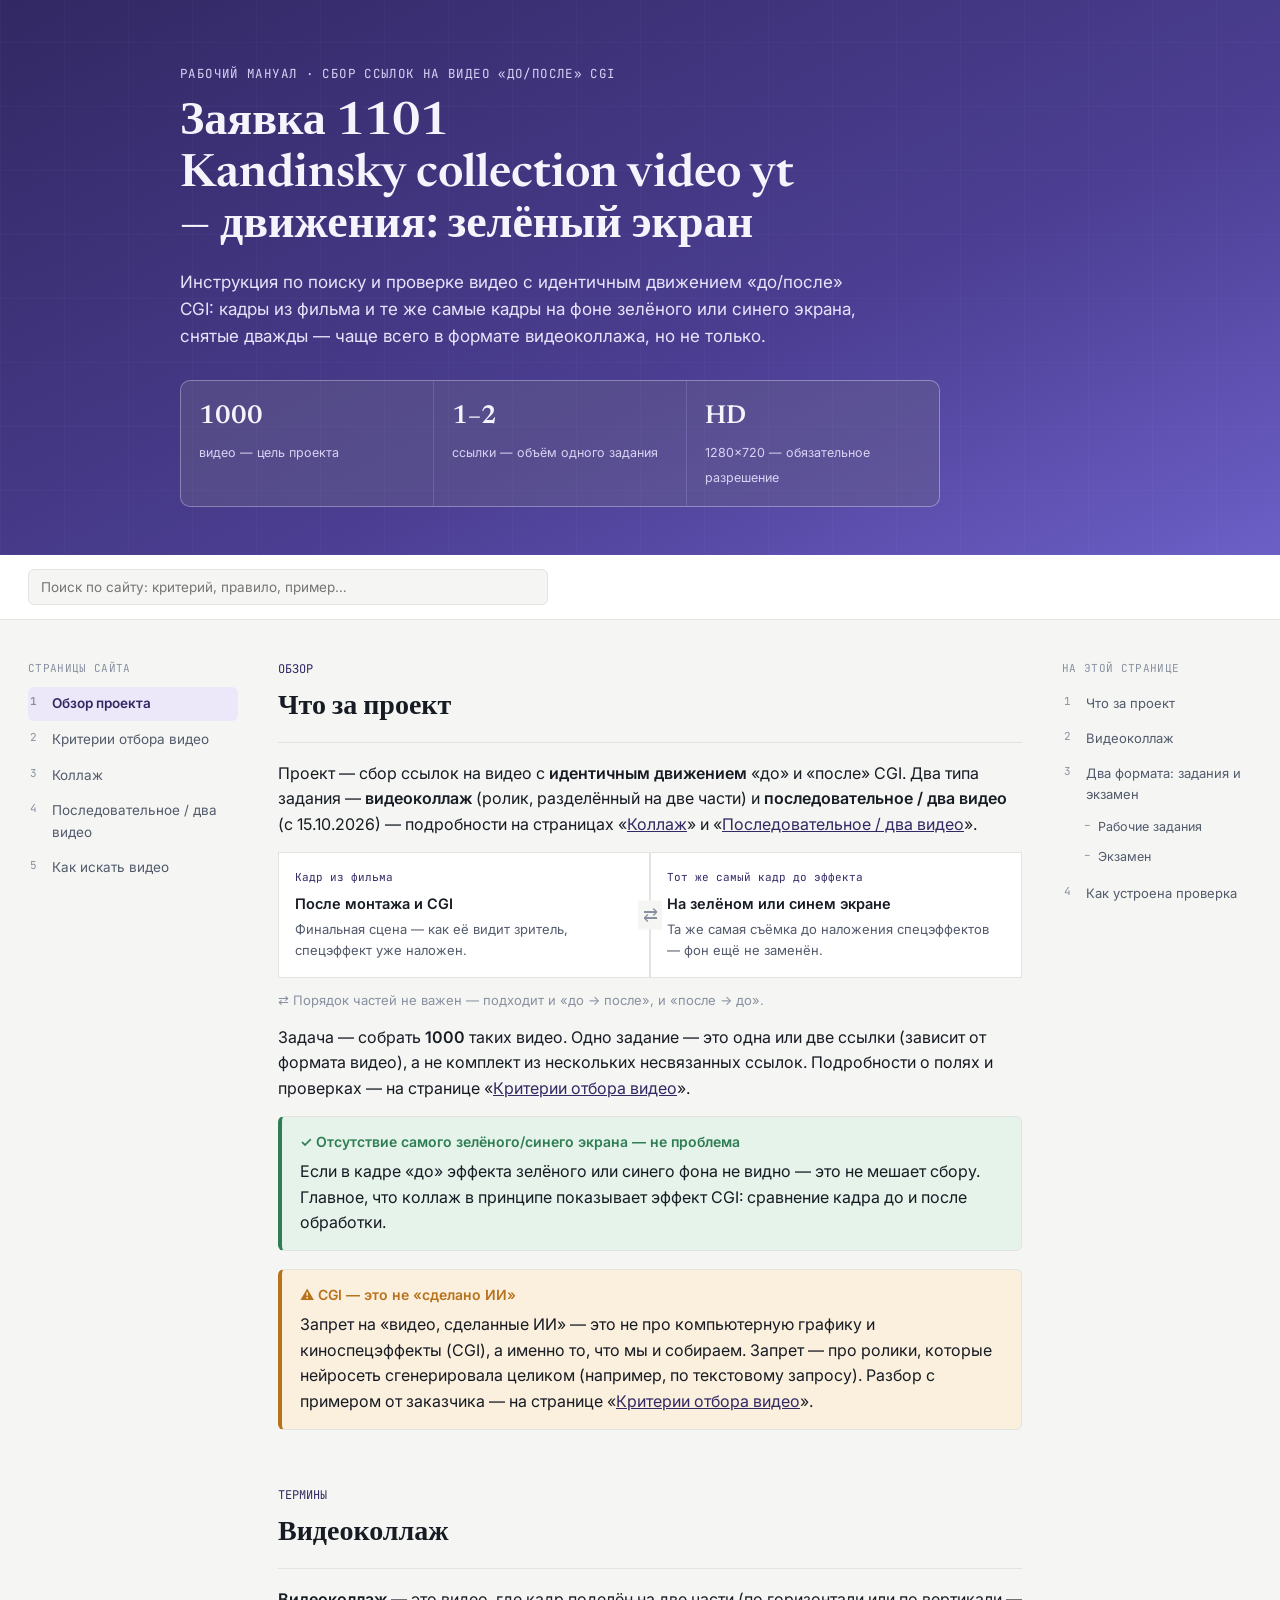
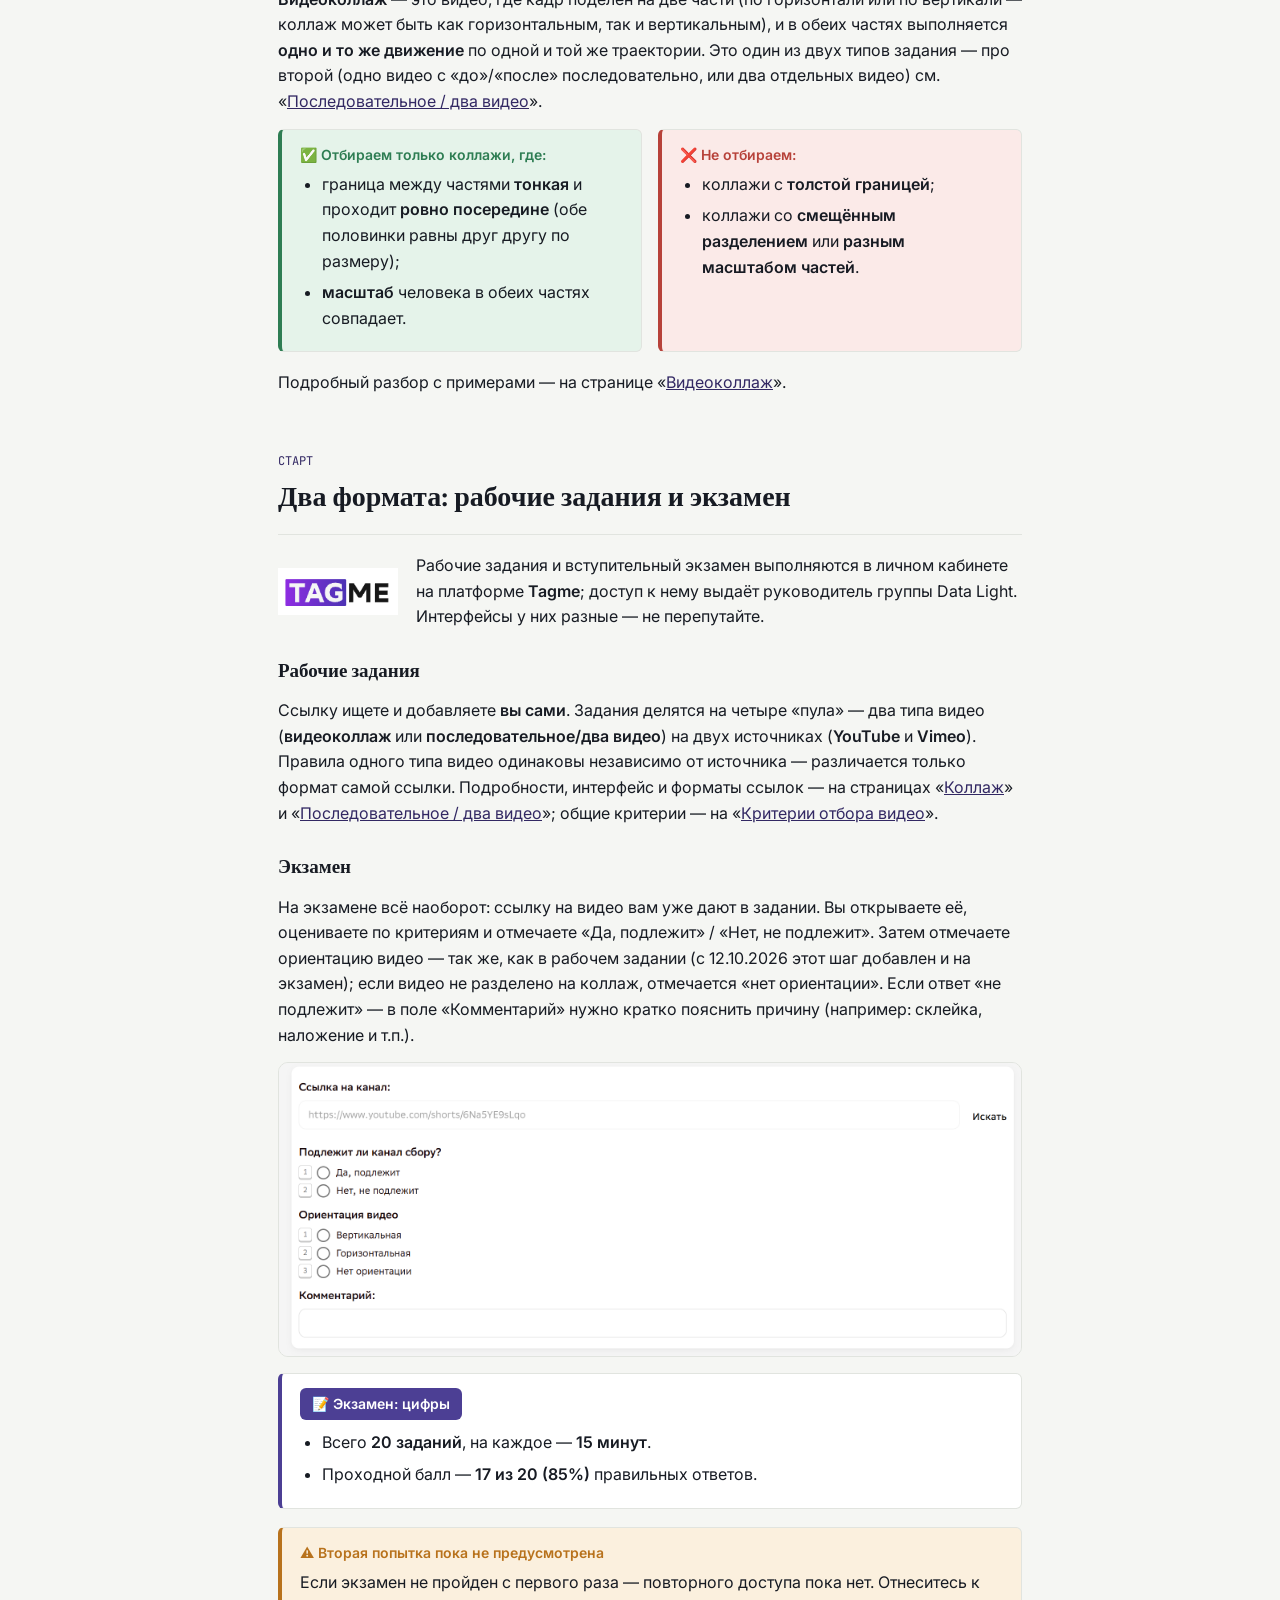
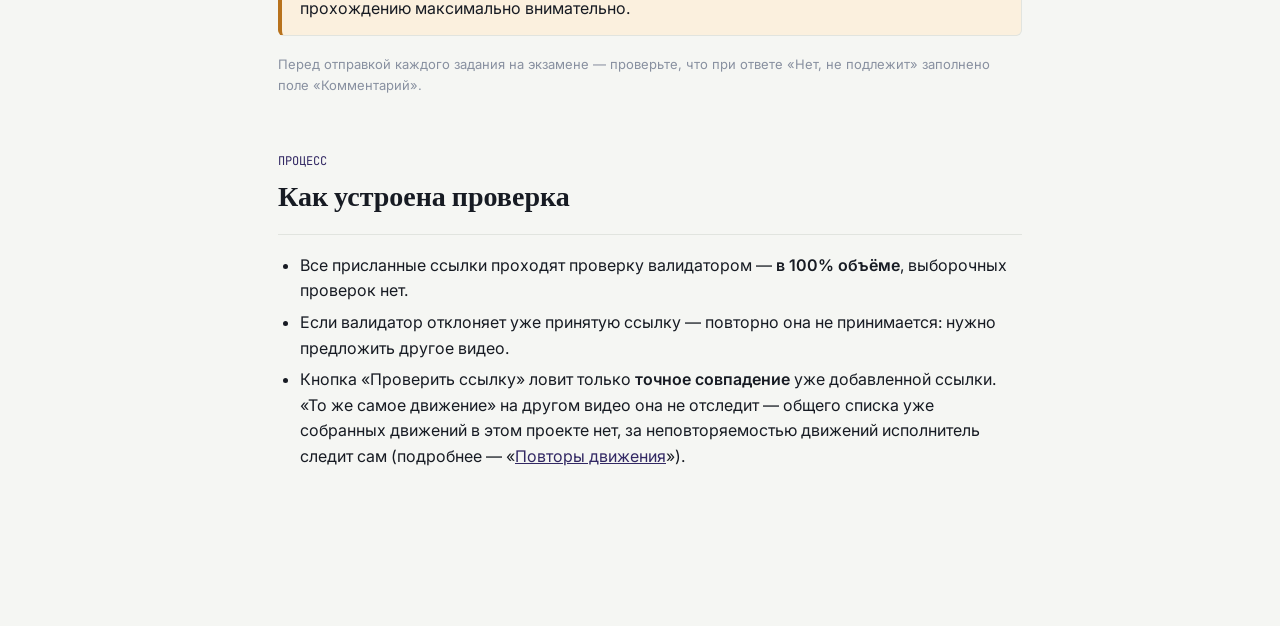
<file: site/index.html>
<!DOCTYPE html>
<html lang="ru">
<head>
<meta charset="UTF-8">
<meta http-equiv="refresh" content="0; url=overview.html">
<link rel="canonical" href="overview.html">
<title>Заявка 1101 · Kandinsky — движения: зелёный экран</title>
</head>
<body>
<p>Переход на <a href="overview.html">страницу «Обзор проекта»</a>…</p>
</body>
</html>
</file>
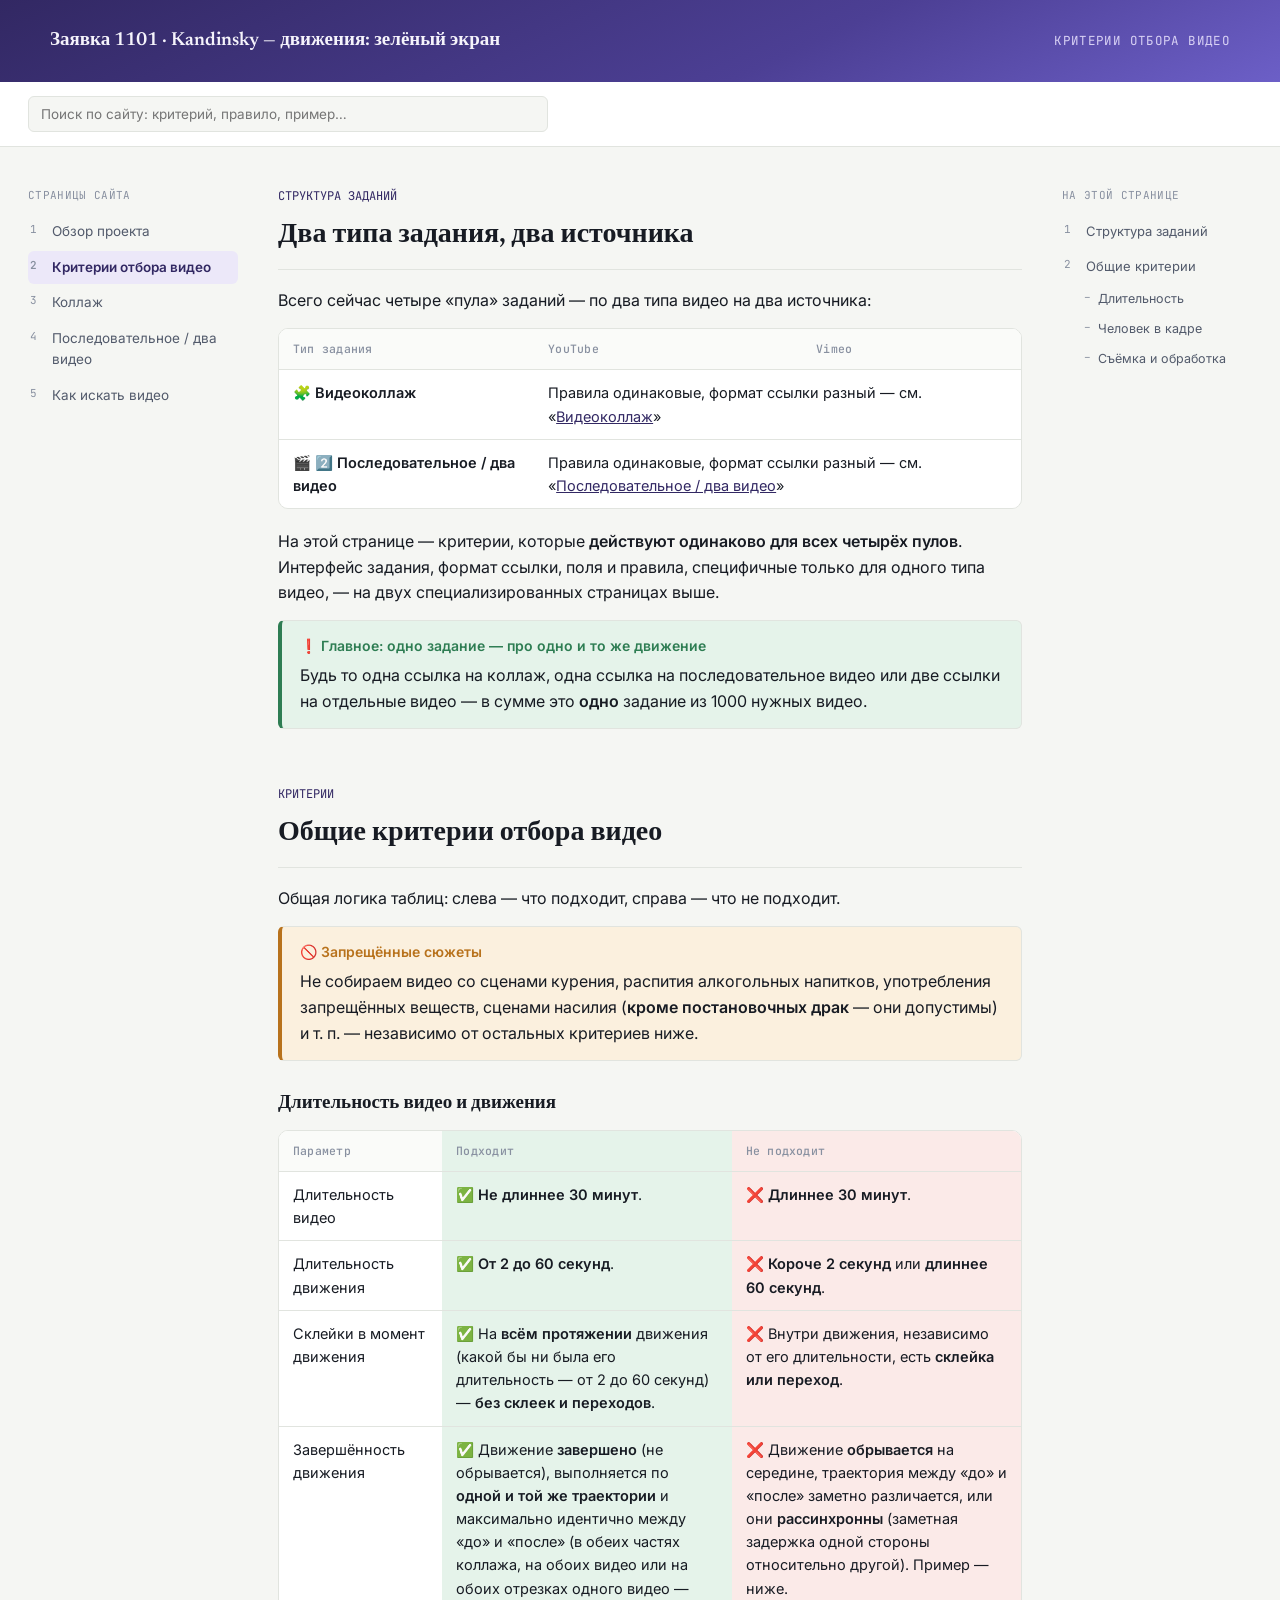
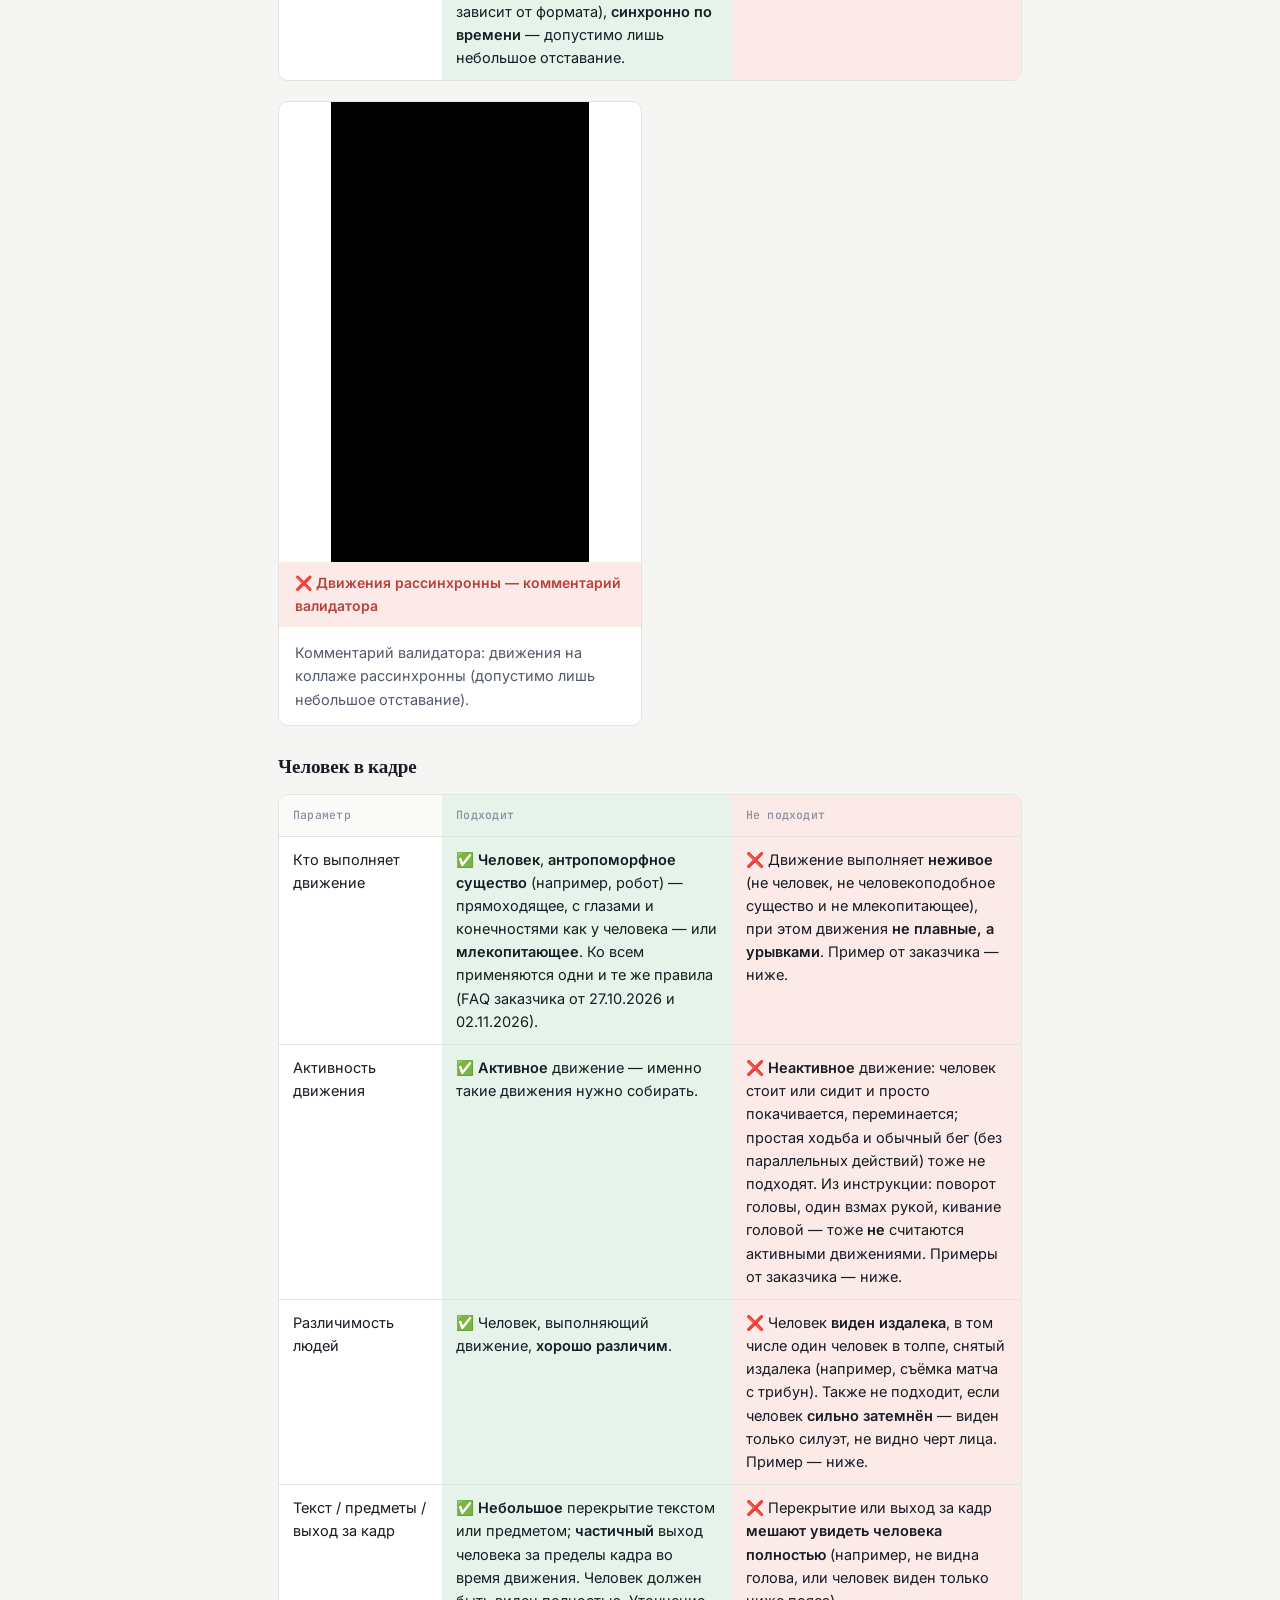
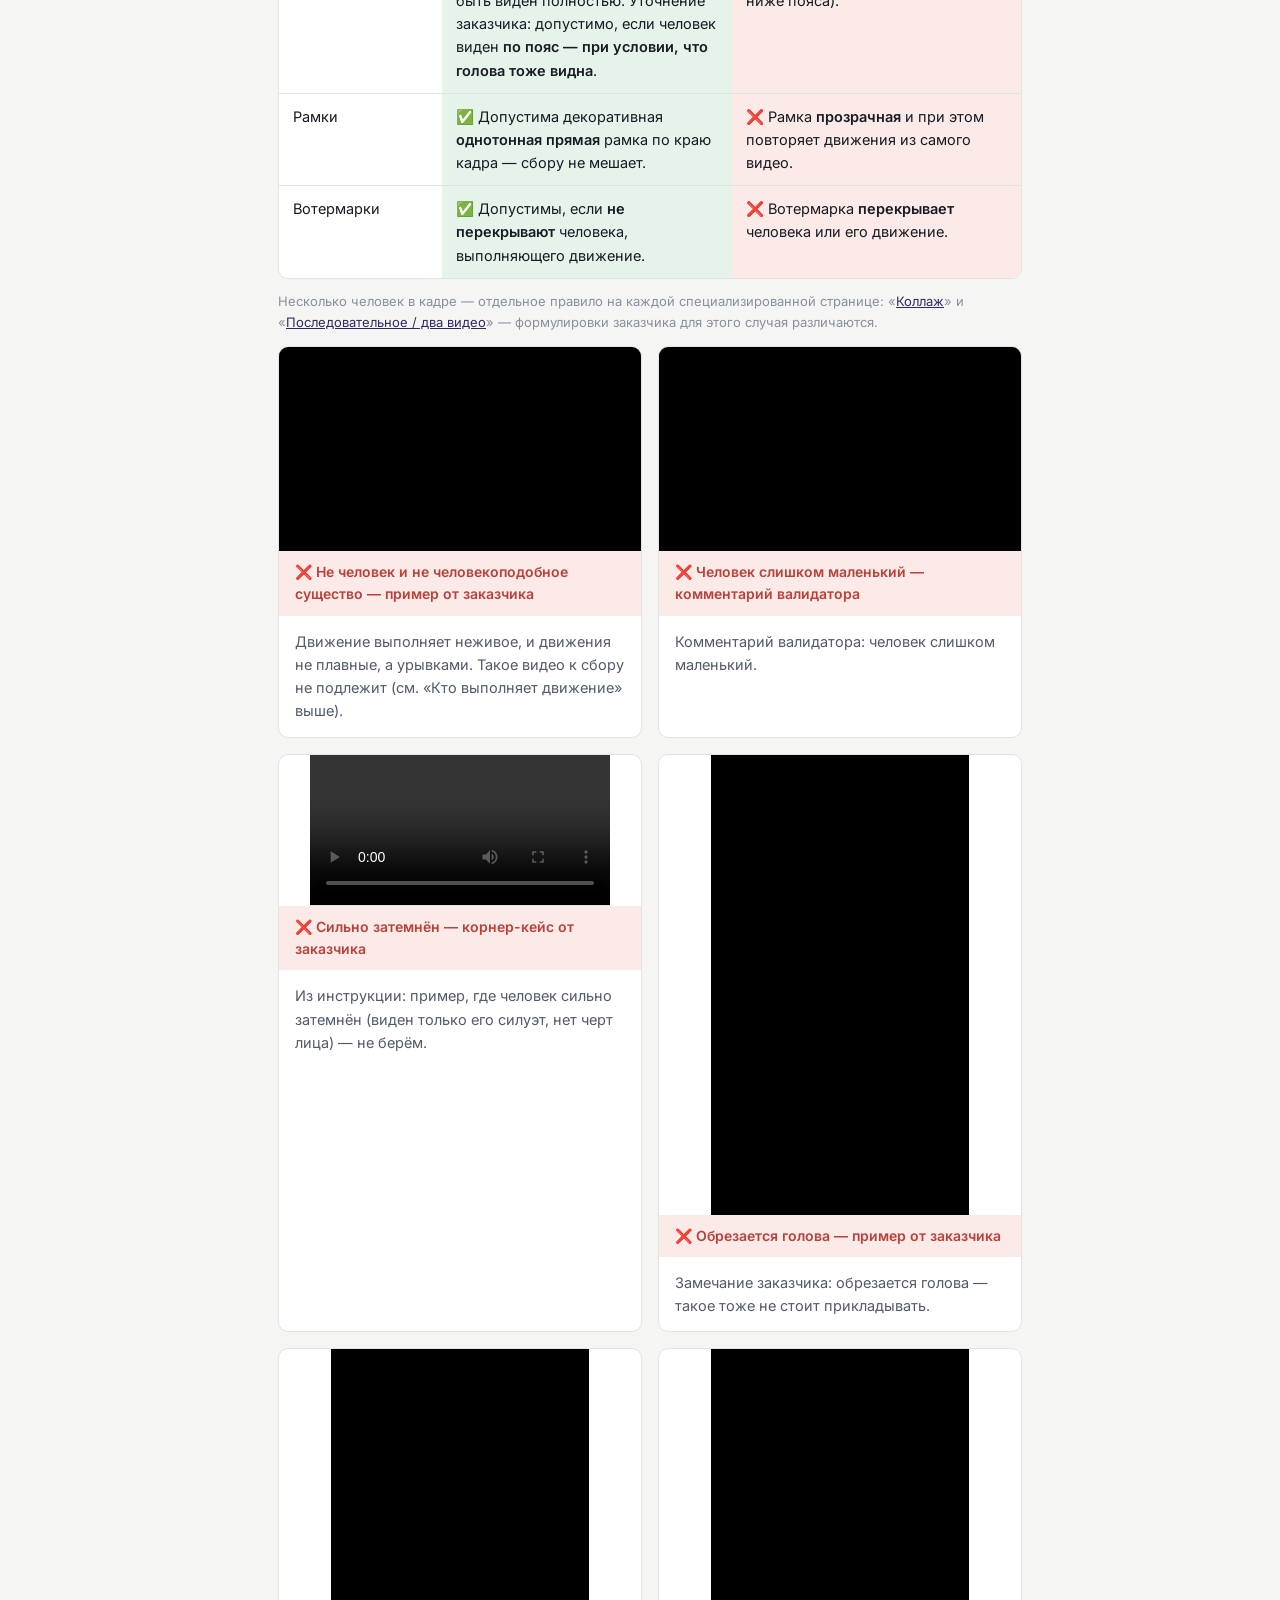
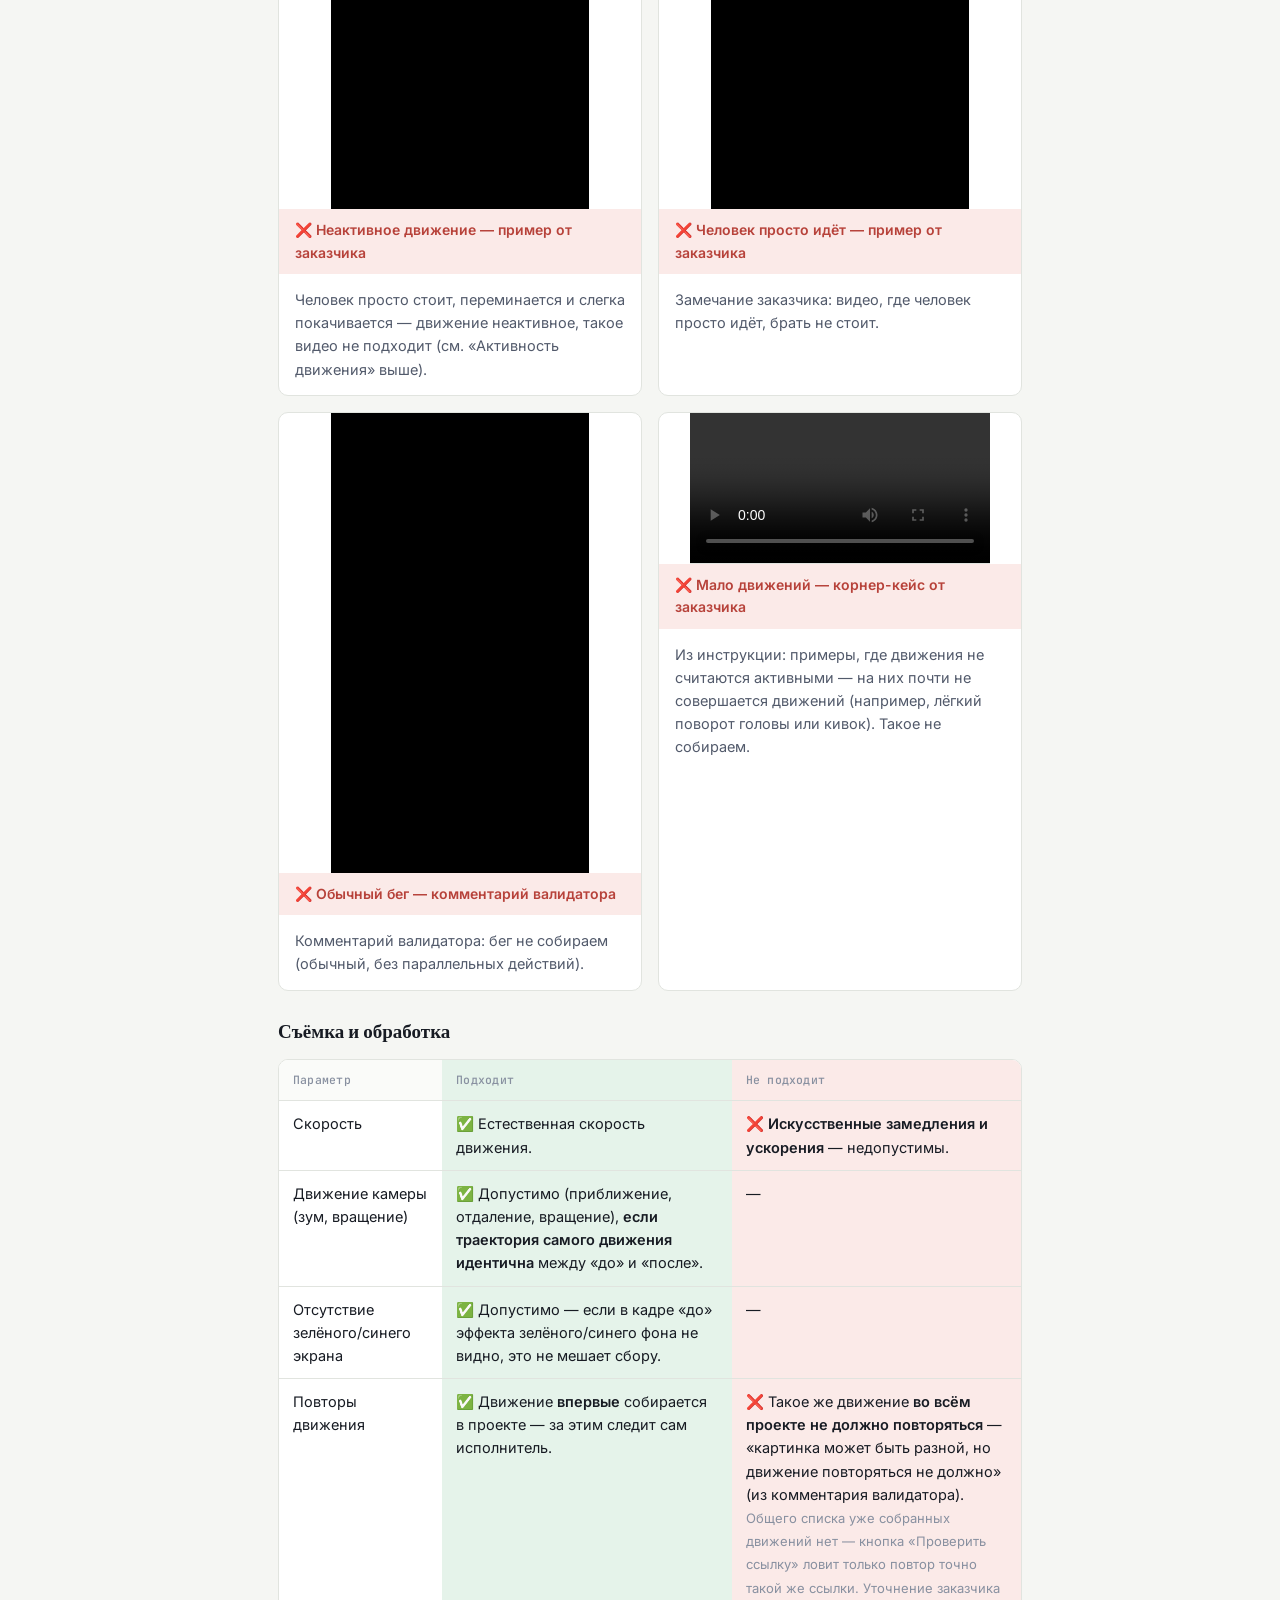
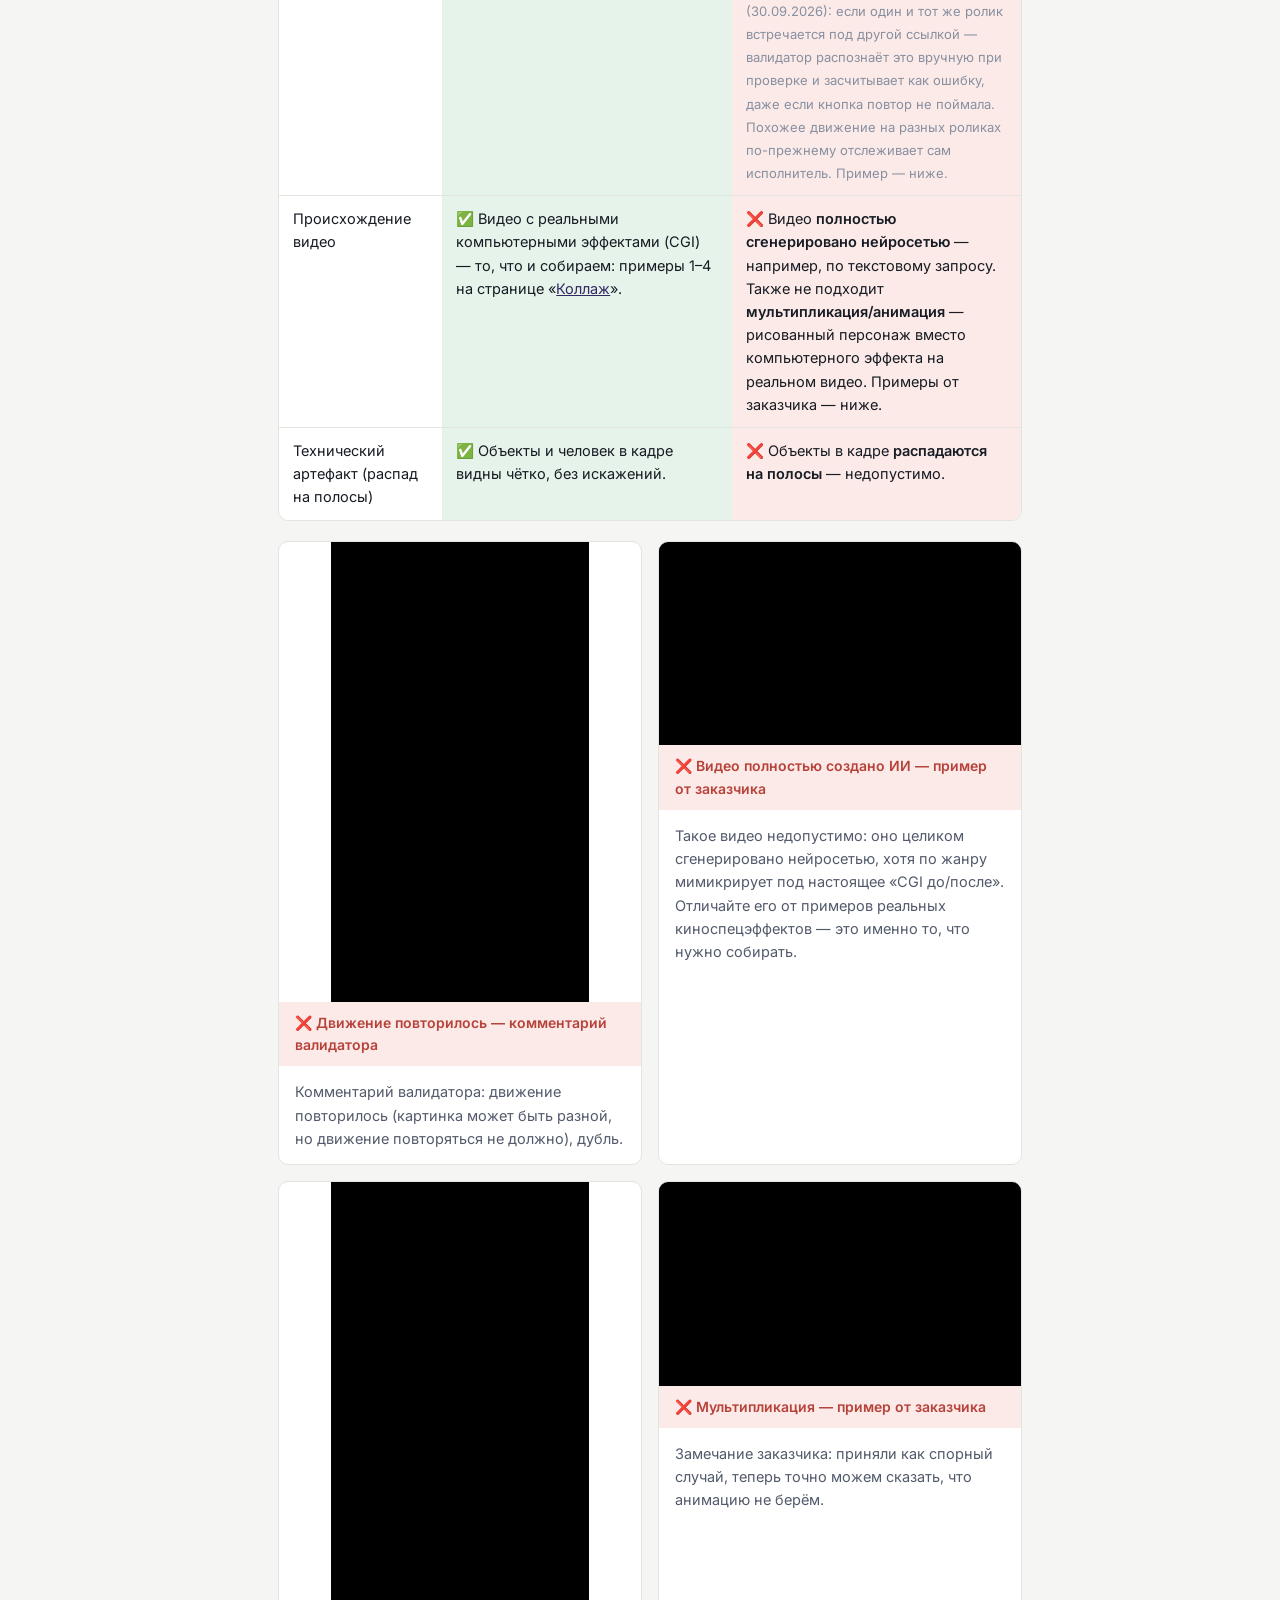
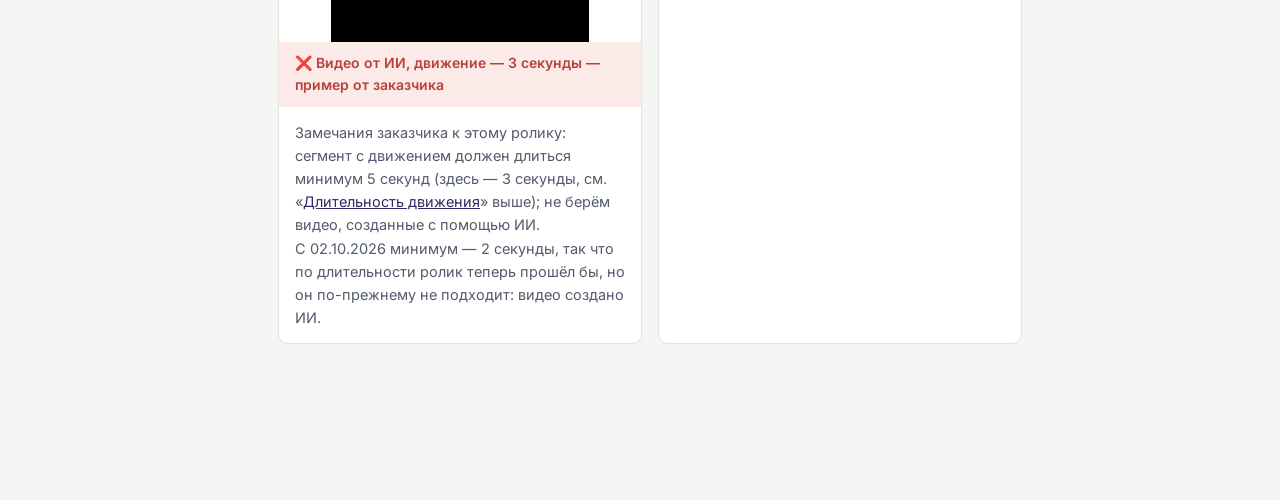
<file: site/criteria.html>
<!DOCTYPE html>
<html lang="ru">
<head>
<meta charset="UTF-8">
<meta name="viewport" content="width=device-width, initial-scale=1.0">
<title>Критерии отбора видео · Заявка 1101</title>
<link rel="preconnect" href="https://fonts.googleapis.com">
<link href="https://fonts.googleapis.com/css2?family=Newsreader:ital,opsz,wght@0,6..72,400;0,6..72,500;0,6..72,600;0,6..72,700;1,6..72,500&family=Inter:wght@400;500;600;700&family=JetBrains+Mono:wght@500&display=swap" rel="stylesheet">
<link rel="stylesheet" href="assets/style.css">
</head>
<body>

<header class="page-header">
  <div class="page-header-inner">
    <a class="brand" href="overview.html">Заявка 1101 · Kandinsky — движения: зелёный экран</a>
    <span class="page-title">КРИТЕРИИ ОТБОРА ВИДЕО</span>
  </div>
</header>

<div class="search-bar">
  <div class="search-bar-inner">
    <input type="search" id="site-search-input" class="search-input" placeholder="Поиск по сайту: критерий, правило, пример…" autocomplete="off" aria-label="Поиск по сайту">
    <div id="site-search-results" class="search-results" role="listbox" hidden></div>
  </div>
</div>

<div class="layout">
  <nav class="toc site-nav" aria-label="Страницы сайта">
    <div class="toc-title">СТРАНИЦЫ САЙТА</div>
    <ol>
      <li><a href="overview.html">Обзор проекта</a></li>
      <li><a href="criteria.html" class="active">Критерии отбора видео</a></li>
      <li><a href="criteria-collage.html">Коллаж</a></li>
      <li><a href="criteria-sequential.html">Последовательное / два видео</a></li>
      <li><a href="search-tips.html">Как искать видео</a></li>
    </ol>
  </nav>

  <main>

    <section id="task-format">
      <p class="eyebrow">СТРУКТУРА ЗАДАНИЙ</p>
      <h2>Два типа задания, два источника</h2>
      <p>Всего сейчас четыре «пула» заданий — по два типа видео на два источника:</p>

      <div class="table-wrap" id="pools">
        <table>
          <thead><tr><th>Тип задания</th><th>YouTube</th><th>Vimeo</th></tr></thead>
          <tbody>
            <tr><td>🧩 <strong>Видеоколлаж</strong></td><td colspan="2">Правила одинаковые, формат ссылки разный — см. «<a href="criteria-collage.html">Видеоколлаж</a>»</td></tr>
            <tr><td>🎬 2️⃣ <strong>Последовательное / два видео</strong></td><td colspan="2">Правила одинаковые, формат ссылки разный — см. «<a href="criteria-sequential.html">Последовательное / два видео</a>»</td></tr>
          </tbody>
        </table>
      </div>

      <p>На этой странице — критерии, которые <strong>действуют одинаково для всех четырёх пулов</strong>. Интерфейс задания, формат ссылки, поля и правила, специфичные только для одного типа видео, — на двух специализированных страницах выше.</p>

      <div class="callout ok">
        <div class="callout-title">❗ Главное: одно задание — про одно и то же движение</div>
        <p style="margin-bottom:0;">Будь то одна ссылка на коллаж, одна ссылка на последовательное видео или две ссылки на отдельные видео — в сумме это <strong>одно</strong> задание из 1000 нужных видео.</p>
      </div>
    </section>

    <section id="criteria">
      <p class="eyebrow">КРИТЕРИИ</p>
      <h2>Общие критерии отбора видео</h2>
      <p>Общая логика таблиц: слева — что подходит, справа — что не подходит.</p>

      <div class="callout warn" id="crit-zapreshchennye-syuzhety">
        <div class="callout-title">🚫 Запрещённые сюжеты</div>
        <p style="margin-bottom:0;">Не собираем видео со сценами курения, распития алкогольных напитков, употребления запрещённых веществ, сценами насилия (<strong>кроме постановочных драк</strong> — они допустимы) и т. п. — независимо от остальных критериев ниже.</p>
      </div>

      <h3 id="crit-g-duration">Длительность видео и движения</h3>
      <div class="table-wrap fixed">
        <table>
          <colgroup><col style="width:22%"><col style="width:39%"><col style="width:39%"></colgroup>
          <thead><tr><th>Параметр</th><th class="za">Подходит</th><th class="protiv">Не подходит</th></tr></thead>
          <tbody>
            <tr id="crit-dlitelnost-video"><td>Длительность видео</td><td class="za">✅ <strong>Не длиннее 30 минут</strong>.</td><td class="protiv">❌ <strong>Длиннее 30 минут</strong>.</td></tr>
            <tr id="crit-dlitelnost-dvizheniya"><td>Длительность движения</td><td class="za">✅ <strong>От 2 до 60 секунд</strong>.</td><td class="protiv">❌ <strong>Короче 2 секунд</strong> или <strong>длиннее 60 секунд</strong>.</td></tr>
            <tr id="crit-skleyki"><td>Склейки в момент движения</td><td class="za">✅ На <strong>всём протяжении</strong> движения (какой бы ни была его длительность — от 2 до 60 секунд) — <strong>без склеек и переходов</strong>.</td><td class="protiv">❌ Внутри движения, независимо от его длительности, есть <strong>склейка или переход</strong>.</td></tr>
            <tr id="crit-zavershennost"><td>Завершённость движения</td><td class="za">✅ Движение <strong>завершено</strong> (не обрывается), выполняется по <strong>одной и той же траектории</strong> и максимально идентично между «до» и «после» (в обеих частях коллажа, на обоих видео или на обоих отрезках одного видео — зависит от формата), <strong>синхронно по времени</strong> — допустимо лишь небольшое отставание.</td><td class="protiv">❌ Движение <strong>обрывается</strong> на середине, траектория между «до» и «после» заметно различается, или они <strong>рассинхронны</strong> (заметная задержка одной стороны относительно другой). Пример — ниже.</td></tr>
          </tbody>
        </table>
      </div>

      <div class="example-grid">
        <div class="example-card fail" style="margin-bottom:0;">
          <iframe class="media portrait" src="https://www.youtube.com/embed/hUtE_CIfoC0" title="Пример: движения на коллаже рассинхронны — не подходит" loading="lazy" referrerpolicy="strict-origin-when-cross-origin" allowfullscreen></iframe>
          <div class="status">❌ Движения рассинхронны — комментарий валидатора</div>
          <div class="body"><p>Комментарий валидатора: движения на коллаже рассинхронны (допустимо лишь небольшое отставание).</p></div>
        </div>
      </div>

      <h3 id="crit-g-people">Человек в кадре</h3>
      <div class="table-wrap fixed">
        <table>
          <colgroup><col style="width:22%"><col style="width:39%"><col style="width:39%"></colgroup>
          <thead><tr><th>Параметр</th><th class="za">Подходит</th><th class="protiv">Не подходит</th></tr></thead>
          <tbody>
            <tr id="crit-sushchestvo"><td>Кто выполняет движение</td><td class="za">✅ <strong>Человек</strong>, <strong>антропоморфное существо</strong> (например, робот) — прямоходящее, с глазами и конечностями как у человека — или <strong>млекопитающее</strong>. Ко всем применяются одни и те же правила (FAQ заказчика от 27.10.2026 и 02.11.2026).</td><td class="protiv">❌ Движение выполняет <strong>неживое</strong> (не человек, не человекоподобное существо и не млекопитающее), при этом движения <strong>не плавные, а урывками</strong>. Пример от заказчика — ниже.</td></tr>
            <tr id="crit-aktivnost"><td>Активность движения</td><td class="za">✅ <strong>Активное</strong> движение — именно такие движения нужно собирать.</td><td class="protiv">❌ <strong>Неактивное</strong> движение: человек стоит или сидит и просто покачивается, переминается; простая ходьба и обычный бег (без параллельных действий) тоже не подходят. Из инструкции: поворот головы, один взмах рукой, кивание головой — тоже <strong>не</strong> считаются активными движениями. Примеры от заказчика — ниже.</td></tr>
            <tr id="crit-razlichimost"><td>Различимость людей</td><td class="za">✅ Человек, выполняющий движение, <strong>хорошо различим</strong>.</td><td class="protiv">❌ Человек <strong>виден издалека</strong>, в том числе один человек в толпе, снятый издалека (например, съёмка матча с трибун). Также не подходит, если человек <strong>сильно затемнён</strong> — виден только силуэт, не видно черт лица. Пример — ниже.</td></tr>
            <tr id="crit-perekrytie"><td>Текст / предметы / выход за кадр</td><td class="za">✅ <strong>Небольшое</strong> перекрытие текстом или предметом; <strong>частичный</strong> выход человека за пределы кадра во время движения. Человек должен быть виден полностью. Уточнение заказчика: допустимо, если человек виден <strong>по пояс — при условии, что голова тоже видна</strong>.</td><td class="protiv">❌ Перекрытие или выход за кадр <strong>мешают увидеть человека полностью</strong> (например, не видна голова, или человек виден только ниже пояса).</td></tr>
            <tr id="crit-ramki"><td>Рамки</td><td class="za">✅ Допустима декоративная <strong>однотонная прямая</strong> рамка по краю кадра — сбору не мешает.</td><td class="protiv">❌ Рамка <strong>прозрачная</strong> и при этом повторяет движения из самого видео.</td></tr>
            <tr id="crit-votermarki"><td>Вотермарки</td><td class="za">✅ Допустимы, если <strong>не перекрывают</strong> человека, выполняющего движение.</td><td class="protiv">❌ Вотермарка <strong>перекрывает</strong> человека или его движение.</td></tr>
          </tbody>
        </table>
      </div>
      <p class="quiet" style="margin-top:-8px;">Несколько человек в кадре — отдельное правило на каждой специализированной странице: «<a href="criteria-collage.html#crit-neskolko-chelovek-collage">Коллаж</a>» и «<a href="criteria-sequential.html#crit-neskolko-chelovek-seq">Последовательное / два видео</a>» — формулировки заказчика для этого случая различаются.</p>

      <div class="example-grid">
        <div class="example-card fail" style="margin-bottom:0;">
          <iframe class="media" src="https://www.youtube.com/embed/uINhIsOQSoo" title="Пример: движение выполняет неживое, урывками — не подходит" loading="lazy" referrerpolicy="strict-origin-when-cross-origin" allowfullscreen></iframe>
          <div class="status">❌ Не человек и не человекоподобное существо — пример от заказчика</div>
          <div class="body"><p>Движение выполняет неживое, и движения не плавные, а урывками. Такое видео к сбору не подлежит (см. «Кто выполняет движение» выше).</p></div>
        </div>
        <div class="example-card fail" style="margin-bottom:0;">
          <iframe class="media" src="https://www.youtube.com/embed/hpL1NMPq1RQ" title="Пример: человек слишком маленький — не подходит" loading="lazy" referrerpolicy="strict-origin-when-cross-origin" allowfullscreen></iframe>
          <div class="status">❌ Человек слишком маленький — комментарий валидатора</div>
          <div class="body"><p>Комментарий валидатора: человек слишком маленький.</p></div>
        </div>
        <div class="example-card fail" style="margin-bottom:0;">
          <video class="media portrait" controls preload="metadata" src="assets/corner-dark-silhouette.mp4"></video>
          <div class="status">❌ Сильно затемнён — корнер-кейс от заказчика</div>
          <div class="body"><p>Из инструкции: пример, где человек сильно затемнён (виден только его силуэт, нет черт лица) — не берём.</p></div>
        </div>
        <div class="example-card fail" style="margin-bottom:0;">
          <iframe class="media portrait" src="https://www.youtube.com/embed/OrE1nEDkn-Y" title="Пример: голова человека обрезана краем кадра — не подходит" loading="lazy" referrerpolicy="strict-origin-when-cross-origin" allowfullscreen></iframe>
          <div class="status">❌ Обрезается голова — пример от заказчика</div>
          <div class="body"><p>Замечание заказчика: обрезается голова — такое тоже не стоит прикладывать.</p></div>
        </div>
        <div class="example-card fail" style="margin-bottom:0;">
          <iframe class="media portrait" src="https://www.youtube.com/embed/505pcmLBy60" title="Пример: неактивное движение, человек просто переминается — не подходит" loading="lazy" referrerpolicy="strict-origin-when-cross-origin" allowfullscreen></iframe>
          <div class="status">❌ Неактивное движение — пример от заказчика</div>
          <div class="body"><p>Человек просто стоит, переминается и слегка покачивается — движение неактивное, такое видео не подходит (см. «Активность движения» выше).</p></div>
        </div>
        <div class="example-card fail" style="margin-bottom:0;">
          <iframe class="media portrait" src="https://www.youtube.com/embed/dS1VfENLy0A" title="Пример: человек просто идёт — не подходит" loading="lazy" referrerpolicy="strict-origin-when-cross-origin" allowfullscreen></iframe>
          <div class="status">❌ Человек просто идёт — пример от заказчика</div>
          <div class="body"><p>Замечание заказчика: видео, где человек просто идёт, брать не стоит.</p></div>
        </div>
        <div class="example-card fail" style="margin-bottom:0;">
          <iframe class="media portrait" src="https://www.youtube.com/embed/Z2g8Yhnwils" title="Пример: обычный бег — не подходит" loading="lazy" referrerpolicy="strict-origin-when-cross-origin" allowfullscreen></iframe>
          <div class="status">❌ Обычный бег — комментарий валидатора</div>
          <div class="body"><p>Комментарий валидатора: бег не собираем (обычный, без параллельных действий).</p></div>
        </div>
        <div class="example-card fail" style="margin-bottom:0;">
          <video class="media portrait" controls preload="metadata" src="assets/corner-low-movement.mp4"></video>
          <div class="status">❌ Мало движений — корнер-кейс от заказчика</div>
          <div class="body"><p>Из инструкции: примеры, где движения не считаются активными — на них почти не совершается движений (например, лёгкий поворот головы или кивок). Такое не собираем.</p></div>
        </div>
      </div>

      <h3 id="crit-g-tech">Съёмка и обработка</h3>
      <div class="table-wrap fixed">
        <table>
          <colgroup><col style="width:22%"><col style="width:39%"><col style="width:39%"></colgroup>
          <thead><tr><th>Параметр</th><th class="za">Подходит</th><th class="protiv">Не подходит</th></tr></thead>
          <tbody>
            <tr id="crit-skorost"><td>Скорость</td><td class="za">✅ Естественная скорость движения.</td><td class="protiv">❌ <strong>Искусственные замедления и ускорения</strong> — недопустимы.</td></tr>
            <tr id="crit-zoom"><td>Движение камеры (зум, вращение)</td><td class="za">✅ Допустимо (приближение, отдаление, вращение), <strong>если траектория самого движения идентична</strong> между «до» и «после».</td><td class="protiv">—</td></tr>
            <tr id="crit-otsutstvie-ekrana"><td>Отсутствие зелёного/синего экрана</td><td class="za">✅ Допустимо — если в кадре «до» эффекта зелёного/синего фона не видно, это не мешает сбору.</td><td class="protiv">—</td></tr>
            <tr id="crit-povtory"><td>Повторы движения</td><td class="za">✅ Движение <strong>впервые</strong> собирается в проекте — за этим следит сам исполнитель.</td><td class="protiv">❌ Такое же движение <strong>во всём проекте не должно повторяться</strong> — «картинка может быть разной, но движение повторяться не должно» (из комментария валидатора). <span class="quiet">Общего списка уже собранных движений нет — кнопка «Проверить ссылку» ловит только повтор точно такой же ссылки. Уточнение заказчика (30.09.2026): если один и тот же ролик встречается под другой ссылкой — валидатор распознаёт это вручную при проверке и засчитывает как ошибку, даже если кнопка повтор не поймала. Похожее движение на разных роликах по-прежнему отслеживает сам исполнитель. Пример — ниже.</span></td></tr>
            <tr id="crit-ii"><td>Происхождение видео</td><td class="za">✅ Видео с реальными компьютерными эффектами (CGI) — то, что и собираем: примеры 1–4 на странице «<a href="criteria-collage.html#examples">Коллаж</a>».</td><td class="protiv">❌ Видео <strong>полностью сгенерировано нейросетью</strong> — например, по текстовому запросу. Также не подходит <strong>мультипликация/анимация</strong> — рисованный персонаж вместо компьютерного эффекта на реальном видео. Примеры от заказчика — ниже.</td></tr>
            <tr id="crit-polosy"><td>Технический артефакт (распад на полосы)</td><td class="za">✅ Объекты и человек в кадре видны чётко, без искажений.</td><td class="protiv">❌ Объекты в кадре <strong>распадаются на полосы</strong> — недопустимо.</td></tr>
          </tbody>
        </table>
      </div>

      <div class="example-grid">
        <div class="example-card fail" style="margin-bottom:0;">
          <iframe class="media portrait" src="https://www.youtube.com/embed/cqj4lfRyBtw" title="Пример: движение повторилось — не подходит" loading="lazy" referrerpolicy="strict-origin-when-cross-origin" allowfullscreen></iframe>
          <div class="status">❌ Движение повторилось — комментарий валидатора</div>
          <div class="body"><p>Комментарий валидатора: движение повторилось (картинка может быть разной, но движение повторяться не должно), дубль.</p></div>
        </div>
        <div class="example-card fail" style="margin-bottom:0;">
          <iframe class="media" src="https://www.youtube.com/embed/9IlOLRxcpRM" title="Пример видео, полностью созданного ИИ — не подходит" loading="lazy" referrerpolicy="strict-origin-when-cross-origin" allowfullscreen></iframe>
          <div class="status">❌ Видео полностью создано ИИ — пример от заказчика</div>
          <div class="body"><p>Такое видео недопустимо: оно целиком сгенерировано нейросетью, хотя по жанру мимикрирует под настоящее «CGI до/после». Отличайте его от примеров реальных киноспецэффектов — это именно то, что нужно собирать.</p></div>
        </div>
        <div class="example-card fail" style="margin-bottom:0;">
          <iframe class="media portrait" src="https://www.youtube.com/embed/psKmBjr9WBk" title="Пример: видео от ИИ, движение всего 3 секунды — не подходит" loading="lazy" referrerpolicy="strict-origin-when-cross-origin" allowfullscreen></iframe>
          <div class="status">❌ Видео от ИИ, движение — 3 секунды — пример от заказчика</div>
          <div class="body"><p>Замечания заказчика к этому ролику: сегмент с движением должен длиться минимум 5 секунд (здесь — 3 секунды, см. «<a href="#crit-dlitelnost-dvizheniya">Длительность движения</a>» выше); не берём видео, созданные с помощью ИИ.</p><p class="quiet">С 02.10.2026 минимум — 2 секунды, так что по длительности ролик теперь прошёл бы, но он по-прежнему не подходит: видео создано ИИ.</p></div>
        </div>
        <div class="example-card fail" style="margin-bottom:0;">
          <iframe class="media" src="https://www.youtube.com/embed/TZrwsH9eDmY" title="Пример: мультипликация вместо CGI-эффекта — не подходит" loading="lazy" referrerpolicy="strict-origin-when-cross-origin" allowfullscreen></iframe>
          <div class="status">❌ Мультипликация — пример от заказчика</div>
          <div class="body"><p>Замечание заказчика: приняли как спорный случай, теперь точно можем сказать, что анимацию не берём.</p></div>
        </div>
      </div>
    </section>

  </main>

  <nav class="toc page-nav" aria-label="На этой странице">
    <div class="toc-title">НА ЭТОЙ СТРАНИЦЕ</div>
    <ol>
      <li><a href="#task-format">Структура заданий</a></li>
      <li><a href="#criteria">Общие критерии</a>
        <ol>
          <li><a href="#crit-g-duration">Длительность</a></li>
          <li><a href="#crit-g-people">Человек в кадре</a></li>
          <li><a href="#crit-g-tech">Съёмка и обработка</a></li>
        </ol>
      </li>
    </ol>
  </nav>
</div>

<script src="assets/search-index.js"></script>
<script src="assets/search.js" defer></script>
</body>
</html>
</file>
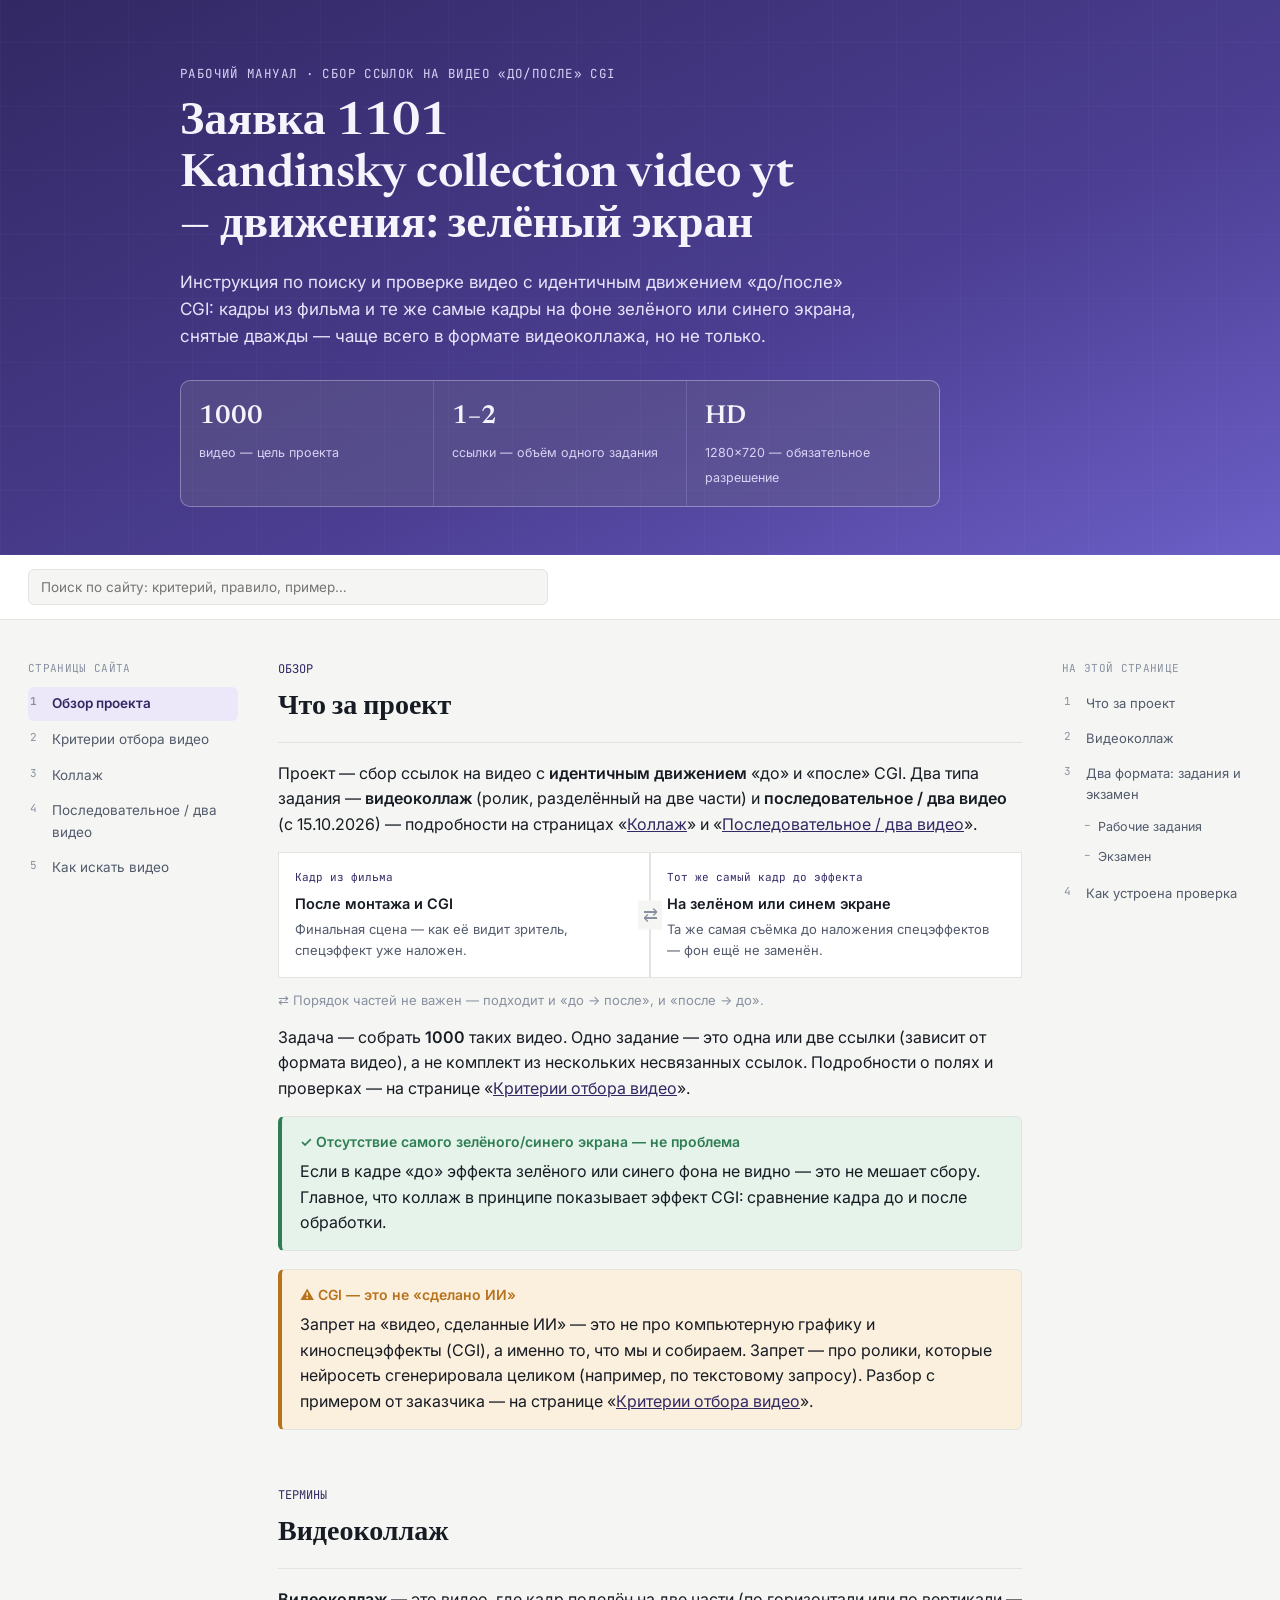
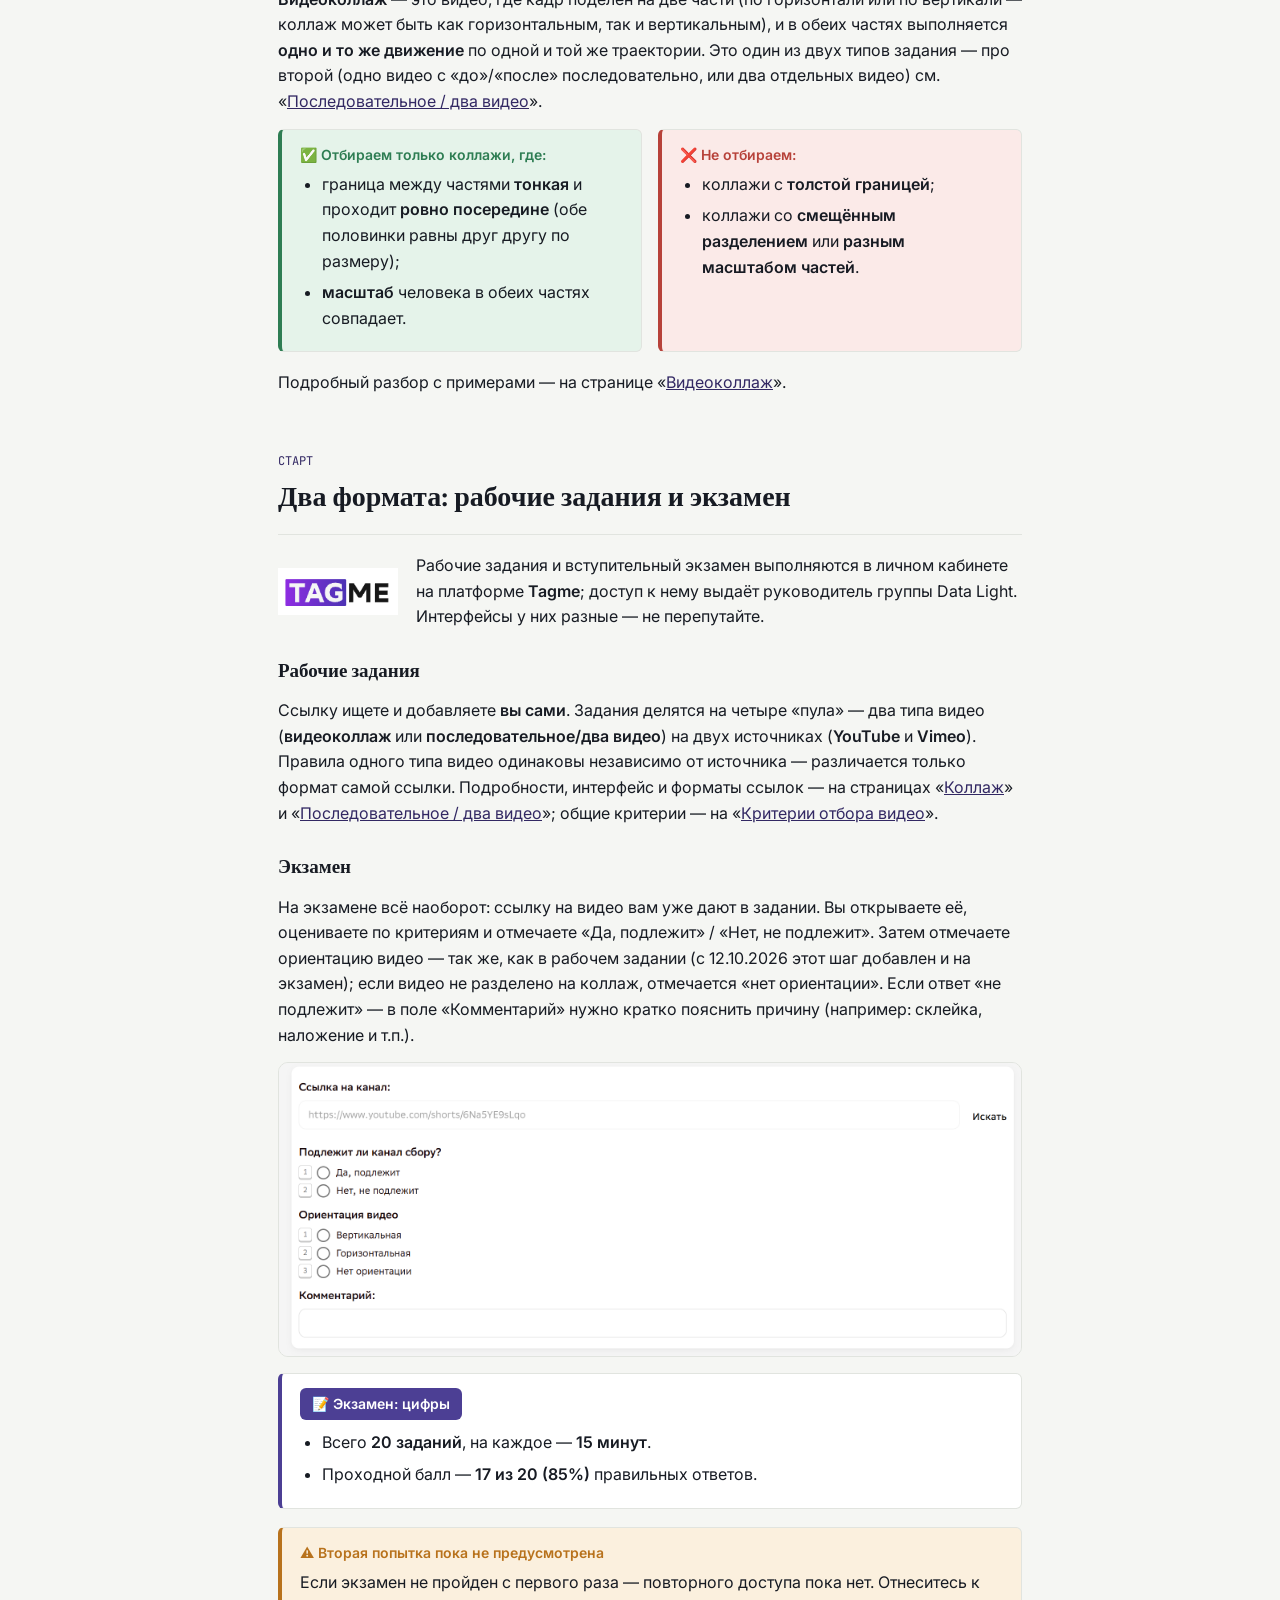
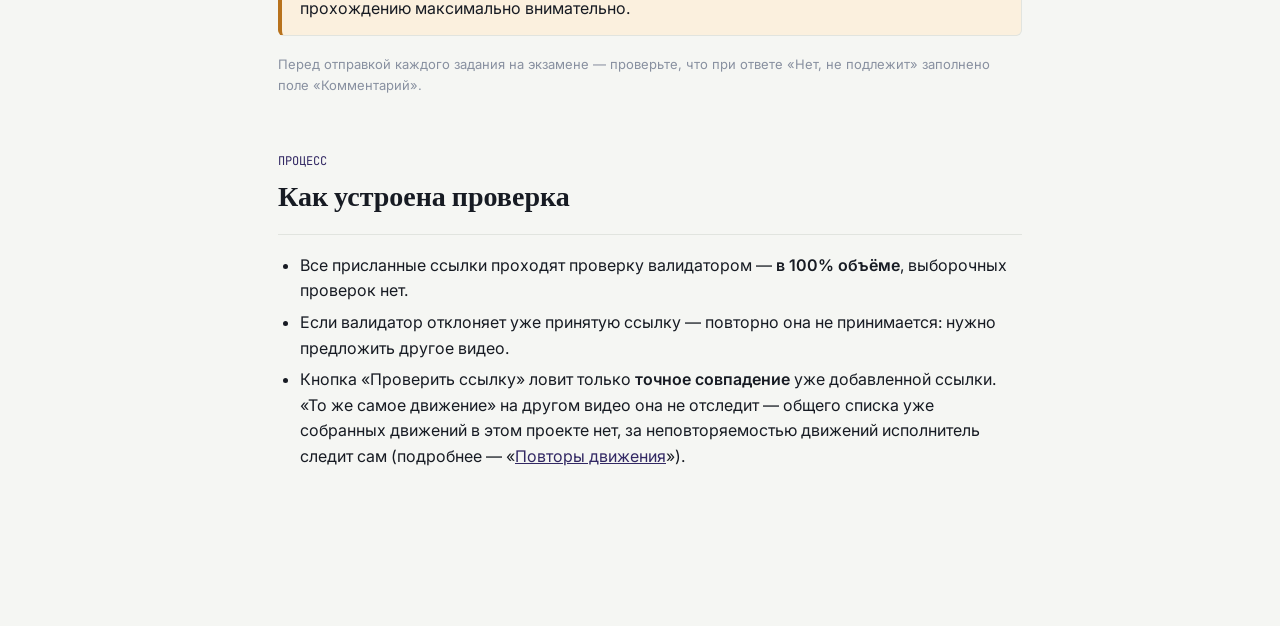
<file: site/overview.html>
<!DOCTYPE html>
<html lang="ru">
<head>
<meta charset="UTF-8">
<meta name="viewport" content="width=device-width, initial-scale=1.0">
<title>Обзор проекта · Заявка 1101</title>
<link rel="preconnect" href="https://fonts.googleapis.com">
<link href="https://fonts.googleapis.com/css2?family=Newsreader:ital,opsz,wght@0,6..72,400;0,6..72,500;0,6..72,600;0,6..72,700;1,6..72,500&family=Inter:wght@400;500;600;700&family=JetBrains+Mono:wght@500&display=swap" rel="stylesheet">
<link rel="stylesheet" href="assets/style.css">
</head>
<body>

<header class="hero">
  <div class="hero-inner">
    <p class="hero-kicker">РАБОЧИЙ МАНУАЛ · СБОР ССЫЛОК НА ВИДЕО «ДО/ПОСЛЕ» CGI</p>
    <h1>Заявка 1101<br>Kandinsky collection video&nbsp;yt —&nbsp;движения: зелёный экран</h1>
    <p class="lead">Инструкция по поиску и проверке видео с идентичным движением «до/после» CGI: кадры из фильма и те же самые кадры на фоне зелёного или синего экрана, снятые дважды — чаще всего в формате видеоколлажа, но не только.</p>
    <div class="hero-stats">
      <div class="hero-stat"><span class="n">1000</span><span class="l">видео — цель проекта</span></div>
      <div class="hero-stat"><span class="n">1–2</span><span class="l">ссылки — объём одного задания</span></div>
      <div class="hero-stat"><span class="n">HD</span><span class="l">1280×720 — обязательное разрешение</span></div>
    </div>
  </div>
</header>

<div class="search-bar">
  <div class="search-bar-inner">
    <input type="search" id="site-search-input" class="search-input" placeholder="Поиск по сайту: критерий, правило, пример…" autocomplete="off" aria-label="Поиск по сайту">
    <div id="site-search-results" class="search-results" role="listbox" hidden></div>
  </div>
</div>

<div class="layout">
  <nav class="toc site-nav" aria-label="Страницы сайта">
    <div class="toc-title">СТРАНИЦЫ САЙТА</div>
    <ol>
      <li><a href="overview.html" class="active">Обзор проекта</a></li>
      <li><a href="criteria.html">Критерии отбора видео</a></li>
      <li><a href="criteria-collage.html">Коллаж</a></li>
      <li><a href="criteria-sequential.html">Последовательное / два видео</a></li>
      <li><a href="search-tips.html">Как искать видео</a></li>
    </ol>
  </nav>

  <main>

    <section id="project">
      <p class="eyebrow">ОБЗОР</p>
      <h2>Что за проект</h2>
      <p>Проект — сбор ссылок на видео с <strong>идентичным движением</strong> «до» и «после» CGI. Два типа задания — <strong>видеоколлаж</strong> (ролик, разделённый на две части) и <strong>последовательное / два видео</strong> (с 15.10.2026) — подробности на страницах «<a href="criteria-collage.html">Коллаж</a>» и «<a href="criteria-sequential.html">Последовательное / два видео</a>».</p>
      <div class="flow bidirectional">
        <div class="flow-step">
          <div class="num">Кадр из фильма</div>
          <h4>После монтажа и CGI</h4>
          <p>Финальная сцена — как её видит зритель, спецэффект уже наложен.</p>
        </div>
        <div class="flow-step">
          <div class="num">Тот же самый кадр до эффекта</div>
          <h4>На зелёном или синем экране</h4>
          <p>Та же самая съёмка до наложения спецэффектов — фон ещё не заменён.</p>
        </div>
      </div>
      <p class="quiet" style="margin:-8px 0 14px;">⇄ Порядок частей не важен — подходит и «до → после», и «после → до».</p>
      <p>Задача — собрать <strong>1000</strong> таких видео. Одно задание — это одна или две ссылки (зависит от формата видео), а не комплект из нескольких несвязанных ссылок. Подробности о полях и проверках — на странице «<a href="criteria.html">Критерии отбора видео</a>».</p>
      <div class="callout ok">
        <div class="callout-title">✓ Отсутствие самого зелёного/синего экрана — не проблема</div>
        <p>Если в кадре «до» эффекта зелёного или синего фона не видно — это не мешает сбору. Главное, что коллаж в принципе показывает эффект CGI: сравнение кадра до и после обработки.</p>
      </div>
      <div class="callout warn">
        <div class="callout-title">⚠ CGI — это не «сделано ИИ»</div>
        <p style="margin-bottom:0;">Запрет на «видео, сделанные ИИ» — это не про компьютерную графику и киноспецэффекты (CGI), а именно то, что мы и собираем. Запрет — про ролики, которые нейросеть сгенерировала целиком (например, по текстовому запросу). Разбор с примером от заказчика — на странице «<a href="criteria.html#crit-ii">Критерии отбора видео</a>».</p>
      </div>
    </section>

    <section id="terms">
      <p class="eyebrow">ТЕРМИНЫ</p>
      <h2>Видеоколлаж</h2>
      <p><strong>Видеоколлаж</strong> — это видео, где кадр поделён на две части (по горизонтали или по вертикали — коллаж может быть как горизонтальным, так и вертикальным), и в обеих частях выполняется <strong>одно и то же движение</strong> по одной и той же траектории. Это один из двух типов задания — про второй (одно видео с «до»/«после» последовательно, или два отдельных видео) см. «<a href="criteria-sequential.html">Последовательное / два видео</a>».</p>
      <div class="two-col">
        <div class="callout ok">
          <div class="callout-title">✅ Отбираем только коллажи, где:</div>
          <ul style="margin-bottom:0;">
            <li>граница между частями <strong>тонкая</strong> и проходит <strong>ровно посередине</strong> (обе половинки равны друг другу по размеру);</li>
            <li><strong>масштаб</strong> человека в обеих частях совпадает.</li>
          </ul>
        </div>
        <div class="callout danger">
          <div class="callout-title">❌ Не отбираем:</div>
          <ul style="margin-bottom:0;">
            <li>коллажи с <strong>толстой границей</strong>;</li>
            <li>коллажи со <strong>смещённым разделением</strong> или <strong>разным масштабом частей</strong>.</li>
          </ul>
        </div>
      </div>
      <p>Подробный разбор с примерами — на странице «<a href="criteria-collage.html">Видеоколлаж</a>».</p>
    </section>

    <section id="start">
      <p class="eyebrow">СТАРТ</p>
      <h2>Два формата: рабочие задания и экзамен</h2>
      <div style="display:flex; gap:18px; align-items:center; margin-bottom:14px;">
        <img src="assets/tagme.png" alt="Логотип платформы Tagme" style="width:120px; flex-shrink:0;">
        <p style="margin:0;">Рабочие задания и вступительный экзамен выполняются в личном кабинете на платформе <strong>Tagme</strong>; доступ к нему выдаёт руководитель группы Data Light. Интерфейсы у них разные — не перепутайте.</p>
      </div>

      <h3 id="start-work">Рабочие задания</h3>
      <p style="margin-bottom:0;">Ссылку ищете и добавляете <strong>вы сами</strong>. Задания делятся на четыре «пула» — два типа видео (<strong>видеоколлаж</strong> или <strong>последовательное/два видео</strong>) на двух источниках (<strong>YouTube</strong> и <strong>Vimeo</strong>). Правила одного типа видео одинаковы независимо от источника — различается только формат самой ссылки. Подробности, интерфейс и форматы ссылок — на страницах «<a href="criteria-collage.html">Коллаж</a>» и «<a href="criteria-sequential.html">Последовательное / два видео</a>»; общие критерии — на «<a href="criteria.html">Критерии отбора видео</a>».</p>

      <h3 id="start-exam">Экзамен</h3>
      <p>На экзамене всё наоборот: ссылку на видео вам уже дают в задании. Вы открываете её, оцениваете по критериям и отмечаете «Да, подлежит» / «Нет, не подлежит». Затем отмечаете ориентацию видео — так же, как в рабочем задании (с 12.10.2026 этот шаг добавлен и на экзамен); если видео не разделено на коллаж, отмечается «нет ориентации». Если ответ «не подлежит» — в поле «Комментарий» нужно кратко пояснить причину (например: склейка, наложение и т.п.).</p>
      <figure style="margin:0 0 16px;">
        <img src="assets/interface-exam.png" alt="Интерфейс экзамена — оценка готовой ссылки: Да/Нет, ориентация, комментарий" style="width:100%; display:block; border-radius:var(--radius-m); border:1px solid var(--line);">
      </figure>

      <div class="callout info">
        <div class="callout-title hl">📝 Экзамен: цифры</div>
        <ul style="margin-bottom:0;">
          <li>Всего <strong>20 заданий</strong>, на каждое — <strong>15 минут</strong>.</li>
          <li>Проходной балл — <strong>17 из 20 (85%)</strong> правильных ответов.</li>
        </ul>
      </div>

      <div class="callout warn">
        <div class="callout-title">⚠ Вторая попытка пока не предусмотрена</div>
        <p style="margin-bottom:0;">Если экзамен не пройден с первого раза — повторного доступа пока нет. Отнеситесь к прохождению максимально внимательно.</p>
      </div>

      <p class="quiet">Перед отправкой каждого задания на экзамене — проверьте, что при ответе «Нет, не подлежит» заполнено поле «Комментарий».</p>
    </section>

    <section id="process">
      <p class="eyebrow">ПРОЦЕСС</p>
      <h2>Как устроена проверка</h2>
      <ul>
        <li>Все присланные ссылки проходят проверку валидатором — <strong>в 100% объёме</strong>, выборочных проверок нет.</li>
        <li>Если валидатор отклоняет уже принятую ссылку — повторно она не принимается: нужно предложить другое видео.</li>
        <li>Кнопка «Проверить ссылку» ловит только <strong>точное совпадение</strong> уже добавленной ссылки. «То же самое движение» на другом видео она не отследит — общего списка уже собранных движений в этом проекте нет, за неповторяемостью движений исполнитель следит сам (подробнее — «<a href="criteria.html#crit-povtory">Повторы движения</a>»).</li>
      </ul>
    </section>

  </main>

  <nav class="toc page-nav" aria-label="На этой странице">
    <div class="toc-title">НА ЭТОЙ СТРАНИЦЕ</div>
    <ol>
      <li><a href="#project">Что за проект</a></li>
      <li><a href="#terms">Видеоколлаж</a></li>
      <li><a href="#start">Два формата: задания и экзамен</a>
        <ol>
          <li><a href="#start-work">Рабочие задания</a></li>
          <li><a href="#start-exam">Экзамен</a></li>
        </ol>
      </li>
      <li><a href="#process">Как устроена проверка</a></li>
    </ol>
  </nav>
</div>

<script src="assets/search-index.js"></script>
<script src="assets/search.js" defer></script>
</body>
</html>
</file>
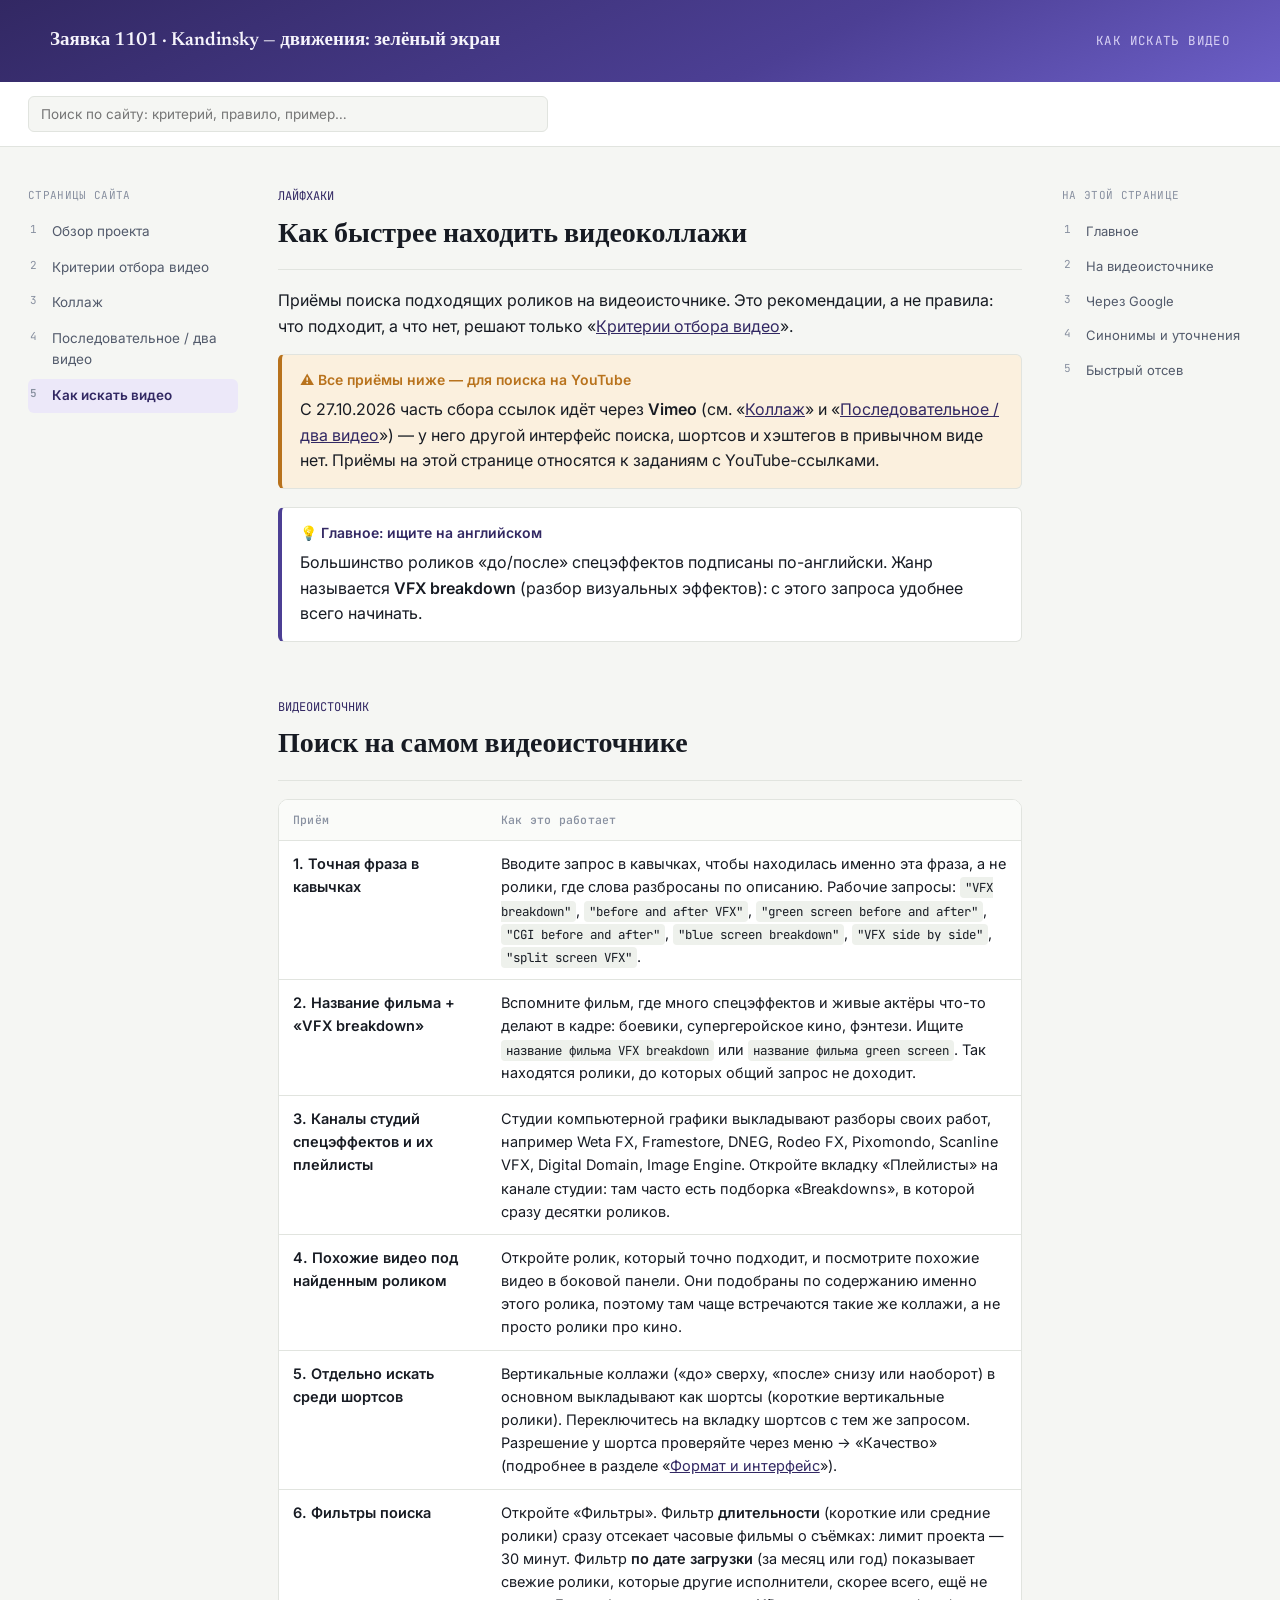
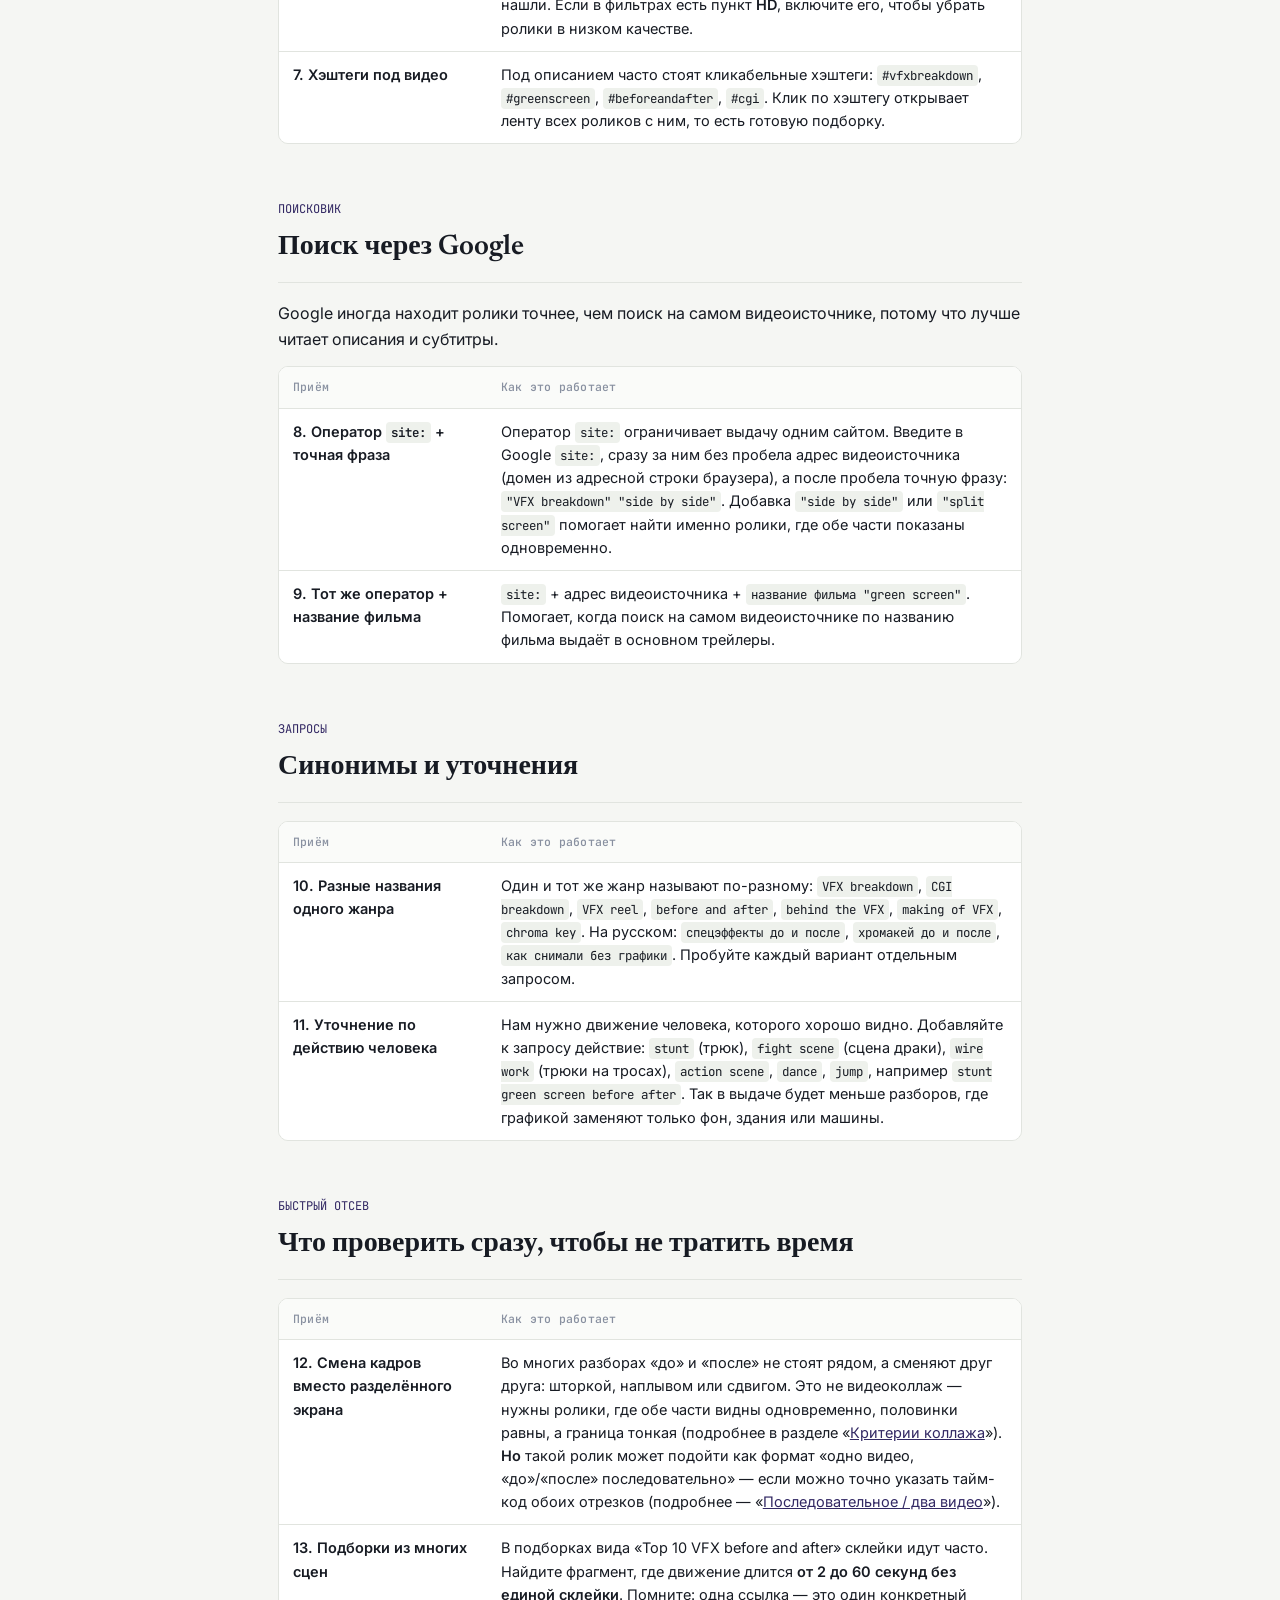
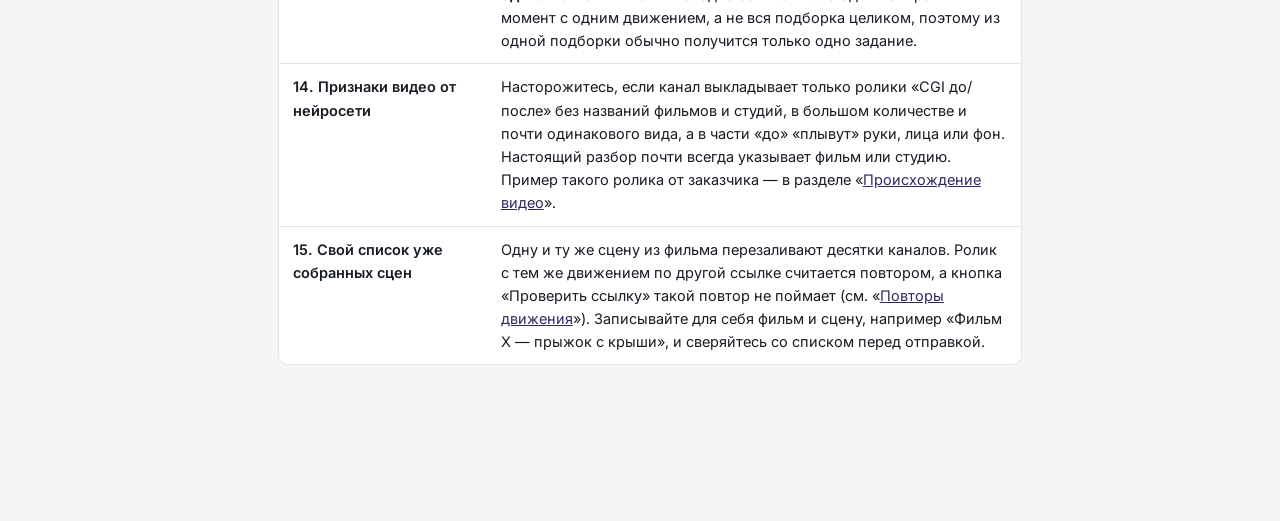
<file: site/search-tips.html>
<!DOCTYPE html>
<html lang="ru">
<head>
<meta charset="UTF-8">
<meta name="viewport" content="width=device-width, initial-scale=1.0">
<title>Как искать видео · Заявка 1101</title>
<link rel="preconnect" href="https://fonts.googleapis.com">
<link href="https://fonts.googleapis.com/css2?family=Newsreader:ital,opsz,wght@0,6..72,400;0,6..72,500;0,6..72,600;0,6..72,700;1,6..72,500&family=Inter:wght@400;500;600;700&family=JetBrains+Mono:wght@500&display=swap" rel="stylesheet">
<link rel="stylesheet" href="assets/style.css">
</head>
<body>

<header class="page-header">
  <div class="page-header-inner">
    <a class="brand" href="overview.html">Заявка 1101 · Kandinsky — движения: зелёный экран</a>
    <span class="page-title">КАК ИСКАТЬ ВИДЕО</span>
  </div>
</header>

<div class="search-bar">
  <div class="search-bar-inner">
    <input type="search" id="site-search-input" class="search-input" placeholder="Поиск по сайту: критерий, правило, пример…" autocomplete="off" aria-label="Поиск по сайту">
    <div id="site-search-results" class="search-results" role="listbox" hidden></div>
  </div>
</div>

<div class="layout">
  <nav class="toc site-nav" aria-label="Страницы сайта">
    <div class="toc-title">СТРАНИЦЫ САЙТА</div>
    <ol>
      <li><a href="overview.html">Обзор проекта</a></li>
      <li><a href="criteria.html">Критерии отбора видео</a></li>
      <li><a href="criteria-collage.html">Коллаж</a></li>
      <li><a href="criteria-sequential.html">Последовательное / два видео</a></li>
      <li><a href="search-tips.html" class="active">Как искать видео</a></li>
    </ol>
  </nav>

  <main>

    <section id="tips-intro">
      <p class="eyebrow">ЛАЙФХАКИ</p>
      <h2>Как быстрее находить видеоколлажи</h2>
      <p>Приёмы поиска подходящих роликов на видеоисточнике. Это рекомендации, а не правила: что подходит, а что нет, решают только «<a href="criteria.html#criteria">Критерии отбора видео</a>».</p>
      <div class="callout warn">
        <div class="callout-title">⚠ Все приёмы ниже — для поиска на YouTube</div>
        <p style="margin-bottom:0;">С 27.10.2026 часть сбора ссылок идёт через <strong>Vimeo</strong> (см. «<a href="criteria-collage.html">Коллаж</a>» и «<a href="criteria-sequential.html">Последовательное / два видео</a>») — у него другой интерфейс поиска, шортсов и хэштегов в привычном виде нет. Приёмы на этой странице относятся к заданиям с YouTube-ссылками.</p>
      </div>
      <div class="callout info">
        <div class="callout-title">💡 Главное: ищите на английском</div>
        <p style="margin-bottom:0;">Большинство роликов «до/после» спецэффектов подписаны по-английски. Жанр называется <strong>VFX breakdown</strong> (разбор визуальных эффектов): с этого запроса удобнее всего начинать.</p>
      </div>
    </section>

    <section id="tips-source">
      <p class="eyebrow">ВИДЕОИСТОЧНИК</p>
      <h2>Поиск на самом видеоисточнике</h2>
      <div class="table-wrap fixed">
        <table>
          <colgroup><col style="width:28%"><col style="width:72%"></colgroup>
          <thead><tr><th>Приём</th><th>Как это работает</th></tr></thead>
          <tbody>
            <tr id="tip-quotes"><td><strong>1. Точная фраза в кавычках</strong></td><td>Вводите запрос в кавычках, чтобы находилась именно эта фраза, а не ролики, где слова разбросаны по описанию. Рабочие запросы: <code>"VFX breakdown"</code>, <code>"before and after VFX"</code>, <code>"green screen before and after"</code>, <code>"CGI before and after"</code>, <code>"blue screen breakdown"</code>, <code>"VFX side by side"</code>, <code>"split screen VFX"</code>.</td></tr>
            <tr id="tip-film"><td><strong>2. Название фильма + «VFX breakdown»</strong></td><td>Вспомните фильм, где много спецэффектов и живые актёры что-то делают в кадре: боевики, супергеройское кино, фэнтези. Ищите <code>название фильма VFX breakdown</code> или <code>название фильма green screen</code>. Так находятся ролики, до которых общий запрос не доходит.</td></tr>
            <tr id="tip-studios"><td><strong>3. Каналы студий спецэффектов и их плейлисты</strong></td><td>Студии компьютерной графики выкладывают разборы своих работ, например Weta FX, Framestore, DNEG, Rodeo FX, Pixomondo, Scanline VFX, Digital Domain, Image Engine. Откройте вкладку «Плейлисты» на канале студии: там часто есть подборка «Breakdowns», в которой сразу десятки роликов.</td></tr>
            <tr id="tip-related"><td><strong>4. Похожие видео под найденным роликом</strong></td><td>Откройте ролик, который точно подходит, и посмотрите похожие видео в боковой панели. Они подобраны по содержанию именно этого ролика, поэтому там чаще встречаются такие же коллажи, а не просто ролики про кино.</td></tr>
            <tr id="tip-shorts"><td><strong>5. Отдельно искать среди шортсов</strong></td><td>Вертикальные коллажи («до» сверху, «после» снизу или наоборот) в основном выкладывают как шортсы (короткие вертикальные ролики). Переключитесь на вкладку шортсов с тем же запросом. Разрешение у шортса проверяйте через меню → «Качество» (подробнее в разделе «<a href="criteria-collage.html#collage-format">Формат и интерфейс</a>»).</td></tr>
            <tr id="tip-filters"><td><strong>6. Фильтры поиска</strong></td><td>Откройте «Фильтры». Фильтр <strong>длительности</strong> (короткие или средние ролики) сразу отсекает часовые фильмы о съёмках: лимит проекта — 30 минут. Фильтр <strong>по дате загрузки</strong> (за месяц или год) показывает свежие ролики, которые другие исполнители, скорее всего, ещё не нашли. Если в фильтрах есть пункт <strong>HD</strong>, включите его, чтобы убрать ролики в низком качестве.</td></tr>
            <tr id="tip-hashtags"><td><strong>7. Хэштеги под видео</strong></td><td>Под описанием часто стоят кликабельные хэштеги: <code>#vfxbreakdown</code>, <code>#greenscreen</code>, <code>#beforeandafter</code>, <code>#cgi</code>. Клик по хэштегу открывает ленту всех роликов с ним, то есть готовую подборку.</td></tr>
          </tbody>
        </table>
      </div>
    </section>

    <section id="tips-google">
      <p class="eyebrow">ПОИСКОВИК</p>
      <h2>Поиск через Google</h2>
      <p>Google иногда находит ролики точнее, чем поиск на самом видеоисточнике, потому что лучше читает описания и субтитры.</p>
      <div class="table-wrap fixed">
        <table>
          <colgroup><col style="width:28%"><col style="width:72%"></colgroup>
          <thead><tr><th>Приём</th><th>Как это работает</th></tr></thead>
          <tbody>
            <tr id="tip-site"><td><strong>8. Оператор <code>site:</code> + точная фраза</strong></td><td>Оператор <code>site:</code> ограничивает выдачу одним сайтом. Введите в Google <code>site:</code>, сразу за ним без пробела адрес видеоисточника (домен из адресной строки браузера), а после пробела точную фразу: <code>"VFX breakdown" "side by side"</code>. Добавка <code>"side by side"</code> или <code>"split screen"</code> помогает найти именно ролики, где обе части показаны одновременно.</td></tr>
            <tr id="tip-site-film"><td><strong>9. Тот же оператор + название фильма</strong></td><td><code>site:</code> + адрес видеоисточника + <code>название фильма "green screen"</code>. Помогает, когда поиск на самом видеоисточнике по названию фильма выдаёт в основном трейлеры.</td></tr>
          </tbody>
        </table>
      </div>
    </section>

    <section id="tips-queries">
      <p class="eyebrow">ЗАПРОСЫ</p>
      <h2>Синонимы и уточнения</h2>
      <div class="table-wrap fixed">
        <table>
          <colgroup><col style="width:28%"><col style="width:72%"></colgroup>
          <thead><tr><th>Приём</th><th>Как это работает</th></tr></thead>
          <tbody>
            <tr id="tip-synonyms"><td><strong>10. Разные названия одного жанра</strong></td><td>Один и тот же жанр называют по-разному: <code>VFX breakdown</code>, <code>CGI breakdown</code>, <code>VFX reel</code>, <code>before and after</code>, <code>behind the VFX</code>, <code>making of VFX</code>, <code>chroma key</code>. На русском: <code>спецэффекты до и после</code>, <code>хромакей до и после</code>, <code>как снимали без графики</code>. Пробуйте каждый вариант отдельным запросом.</td></tr>
            <tr id="tip-action"><td><strong>11. Уточнение по действию человека</strong></td><td>Нам нужно движение человека, которого хорошо видно. Добавляйте к запросу действие: <code>stunt</code> (трюк), <code>fight scene</code> (сцена драки), <code>wire work</code> (трюки на тросах), <code>action scene</code>, <code>dance</code>, <code>jump</code>, например <code>stunt green screen before after</code>. Так в выдаче будет меньше разборов, где графикой заменяют только фон, здания или машины.</td></tr>
          </tbody>
        </table>
      </div>
    </section>

    <section id="tips-filter">
      <p class="eyebrow">БЫСТРЫЙ ОТСЕВ</p>
      <h2>Что проверить сразу, чтобы не тратить время</h2>
      <div class="table-wrap fixed">
        <table>
          <colgroup><col style="width:28%"><col style="width:72%"></colgroup>
          <thead><tr><th>Приём</th><th>Как это работает</th></tr></thead>
          <tbody>
            <tr id="tip-wipe"><td><strong>12. Смена кадров вместо разделённого экрана</strong></td><td>Во многих разборах «до» и «после» не стоят рядом, а сменяют друг друга: шторкой, наплывом или сдвигом. Это не видеоколлаж — нужны ролики, где обе части видны одновременно, половинки равны, а граница тонкая (подробнее в разделе «<a href="criteria-collage.html#collage-criteria">Критерии коллажа</a>»). <strong>Но</strong> такой ролик может подойти как формат «одно видео, «до»/«после» последовательно» — если можно точно указать тайм-код обоих отрезков (подробнее — «<a href="criteria-sequential.html">Последовательное / два видео</a>»).</td></tr>
            <tr id="tip-compilations"><td><strong>13. Подборки из многих сцен</strong></td><td>В подборках вида «Top 10 VFX before and after» склейки идут часто. Найдите фрагмент, где движение длится <strong>от 2 до 60 секунд без единой склейки</strong>. Помните: одна ссылка — это один конкретный момент с одним движением, а не вся подборка целиком, поэтому из одной подборки обычно получится только одно задание.</td></tr>
            <tr id="tip-ai"><td><strong>14. Признаки видео от нейросети</strong></td><td>Насторожитесь, если канал выкладывает только ролики «CGI до/после» без названий фильмов и студий, в большом количестве и почти одинакового вида, а в части «до» «плывут» руки, лица или фон. Настоящий разбор почти всегда указывает фильм или студию. Пример такого ролика от заказчика — в разделе «<a href="criteria.html#crit-ii">Происхождение видео</a>».</td></tr>
            <tr id="tip-log"><td><strong>15. Свой список уже собранных сцен</strong></td><td>Одну и ту же сцену из фильма перезаливают десятки каналов. Ролик с тем же движением по другой ссылке считается повтором, а кнопка «Проверить ссылку» такой повтор не поймает (см. «<a href="criteria.html#crit-povtory">Повторы движения</a>»). Записывайте для себя фильм и сцену, например «Фильм X — прыжок с крыши», и сверяйтесь со списком перед отправкой.</td></tr>
          </tbody>
        </table>
      </div>
    </section>

  </main>

  <nav class="toc page-nav" aria-label="На этой странице">
    <div class="toc-title">НА ЭТОЙ СТРАНИЦЕ</div>
    <ol>
      <li><a href="#tips-intro">Главное</a></li>
      <li><a href="#tips-source">На видеоисточнике</a></li>
      <li><a href="#tips-google">Через Google</a></li>
      <li><a href="#tips-queries">Синонимы и уточнения</a></li>
      <li><a href="#tips-filter">Быстрый отсев</a></li>
    </ol>
  </nav>
</div>

<script src="assets/search-index.js"></script>
<script src="assets/search.js" defer></script>
</body>
</html>
</file>
<file: site/assets/style.css>
:root{
  --bg:#F5F6F3;
  --surface:#FFFFFF;
  --ink:#171B23;
  --ink-soft:#525A6B;
  --ink-faint:#8890A0;
  --line:#E1E4DF;
  --teal:#4C3F94;
  --teal-dark:#322863;
  --teal-soft:#ECE8F9;
  --amber:#B8721C;
  --amber-soft:#FBF0DE;
  --red:#B7423A;
  --red-soft:#FBEAE8;
  --ok:#2E7D53;
  --ok-soft:#E5F3EA;
  --radius-s:6px;
  --radius-m:10px;
  --serif:'Newsreader', Georgia, serif;
  --sans:'Inter', -apple-system, BlinkMacSystemFont, 'Segoe UI', sans-serif;
  --mono:'JetBrains Mono', ui-monospace, monospace;
}
*{box-sizing:border-box;}
html{scroll-behavior:smooth;}
body{
  margin:0;
  background:var(--bg);
  color:var(--ink);
  font-family:var(--sans);
  font-size:16px;
  line-height:1.6;
  -webkit-font-smoothing:antialiased;
}
a{color:var(--teal-dark);}
a:focus-visible, button:focus-visible, summary:focus-visible{outline:2px solid var(--teal); outline-offset:2px;}

/* ---------- HERO (только на overview.html) ---------- */
.hero{
  background:linear-gradient(155deg,var(--teal-dark) 0%, var(--teal) 62%, #6C5FC7 100%);
  color:#F5F3FB;
  padding:64px 28px 48px;
  position:relative;
  overflow:hidden;
}
.hero::after{
  content:"";
  position:absolute; inset:0;
  background-image:
    repeating-linear-gradient(90deg, rgba(255,255,255,.05) 0 1px, transparent 1px 64px),
    repeating-linear-gradient(0deg, rgba(255,255,255,.05) 0 1px, transparent 1px 64px);
  opacity:.5;
  pointer-events:none;
}
.hero-inner{max-width:920px; margin:0 auto; position:relative;}
.hero-kicker{
  font-family:var(--mono);
  font-size:12.5px;
  letter-spacing:.03em;
  color:#D9D2F5;
  margin:0 0 14px;
}
.hero h1{
  font-family:var(--serif);
  font-weight:600;
  font-size:clamp(30px, 4.4vw, 46px);
  line-height:1.12;
  margin:0 0 16px;
  max-width:22ch;
}
.hero p.lead{
  font-size:17px;
  max-width:62ch;
  color:#E7E3FA;
  margin:0 0 30px;
}
.hero-stats{
  display:grid;
  grid-template-columns:repeat(auto-fit,minmax(150px,1fr));
  gap:1px;
  background:rgba(255,255,255,.18);
  border:1px solid rgba(255,255,255,.22);
  border-radius:var(--radius-m);
  overflow:hidden;
  max-width:760px;
}
.hero-stat{
  background:rgba(50,40,99,.35);
  padding:16px 18px;
}
.hero-stat .n{font-family:var(--serif); font-size:26px; font-weight:600; display:block;}
.hero-stat .l{font-size:12.5px; color:#D9D2F5;}

/* ---------- PAGE HEADER (на всех остальных страницах) ---------- */
.page-header{
  background:linear-gradient(155deg,var(--teal-dark) 0%, var(--teal) 62%, #6C5FC7 100%);
  color:#F5F3FB;
  padding:26px 28px;
}
.page-header-inner{
  max-width:1180px; margin:0 auto;
  display:flex; align-items:center; justify-content:space-between; flex-wrap:wrap; gap:10px 24px;
}
.page-header .brand{
  color:#F5F3FB; text-decoration:none;
  font-family:var(--serif); font-weight:600; font-size:19px;
}
.page-header .brand:hover{text-decoration:underline;}
.page-header .page-title{
  font-family:var(--mono); font-size:12.5px; letter-spacing:.03em; color:#D9D2F5;
}

/* ---------- ПОИСК ПО САЙТУ ---------- */
.search-bar{
  background:var(--surface);
  border-bottom:1px solid var(--line);
  padding:14px 28px;
}
.search-bar-inner{
  max-width:1320px; margin:0 auto;
  position:relative;
}
.search-input{
  width:100%; max-width:520px;
  box-sizing:border-box;
  font-family:var(--sans);
  font-size:13.5px;
  padding:9px 12px;
  border:1px solid var(--line);
  border-radius:var(--radius-s);
  background:var(--bg);
  color:var(--ink);
}
.search-input:focus{
  outline:none;
  border-color:var(--teal);
  background:var(--surface);
}
.search-results{
  position:absolute;
  top:calc(100% + 6px);
  left:0;
  width:100%; max-width:520px;
  background:var(--surface);
  border:1px solid var(--line);
  border-radius:var(--radius-m);
  box-shadow:0 8px 24px rgba(23,27,35,.12);
  max-height:380px;
  overflow-y:auto;
  z-index:80;
}
.search-item{
  display:block;
  padding:9px 14px;
  text-decoration:none;
  color:var(--ink);
  border-bottom:1px solid var(--line);
}
.search-item:last-child{border-bottom:none;}
.search-item:hover, .search-item.active{background:var(--teal-soft);}
.search-item .t{display:block; font-size:13.5px; font-weight:500;}
.search-item .p{display:block; font-family:var(--mono); font-size:11px; color:var(--ink-faint); margin-top:2px;}
.search-empty{padding:12px 14px; font-size:13px; color:var(--ink-soft);}

/* ---------- LAYOUT (слева — страницы сайта, справа — разделы этой страницы) ---------- */
.layout{
  max-width:1320px;
  margin:0 auto;
  display:grid;
  grid-template-columns:210px minmax(0,1fr) 190px;
  gap:40px;
  padding:40px 28px 100px;
}
nav.toc{
  position:sticky;
  top:24px;
  align-self:start;
  max-height:calc(100vh - 48px);
  overflow-y:auto;
  font-size:13.5px;
}
nav.toc.page-nav{font-size:13px;}
nav.toc .toc-title{
  font-family:var(--mono);
  font-size:11px;
  color:var(--ink-faint);
  letter-spacing:.03em;
  margin-bottom:10px;
}
nav.toc ol{list-style:none; margin:0; padding:0; counter-reset:toc;}
nav.toc li{counter-increment:toc; margin-bottom:2px;}
nav.toc a{
  display:block;
  text-decoration:none;
  color:var(--ink-soft);
  padding:6px 0 6px 22px;
  position:relative;
  border-left:2px solid transparent;
}
nav.toc a::before{
  content:counter(toc);
  position:absolute; left:0; top:6px;
  font-family:var(--mono);
  font-size:11px;
  color:var(--ink-faint);
  width:16px;
}
nav.toc a:hover{color:var(--teal-dark);}
nav.toc a.active{
  color:var(--teal-dark);
  font-weight:600;
  background:var(--teal-soft);
  border-radius:var(--radius-s);
}
nav.toc .toc-group{margin-top:14px; padding-top:10px; border-top:1px solid var(--line);}
nav.toc li > ol{margin:2px 0 6px;}
nav.toc li > ol a{font-size:12.5px; padding:4px 0 4px 34px;}
nav.toc li > ol a::before{content:"–"; left:20px; top:4px;}

main{min-width:0; max-width:760px;}
section{margin-bottom:56px; scroll-margin-top:20px;}
section > .eyebrow{
  font-family:var(--mono);
  font-size:12px;
  color:var(--teal-dark);
  margin:0 0 6px;
}
h2{
  font-family:var(--serif);
  font-weight:600;
  font-size:28px;
  margin:0 0 18px;
  padding-bottom:12px;
  border-bottom:1px solid var(--line);
}
h3{
  font-family:var(--serif);
  font-weight:600;
  font-size:19px;
  margin:28px 0 10px;
}
p{margin:0 0 14px; color:var(--ink);}
ul, ol{margin:0 0 16px; padding-left:22px;}
li{margin-bottom:6px;}
strong{font-weight:600;}
code{
  font-family:var(--mono);
  font-size:.86em;
  background:#EEF1EC;
  padding:2px 5px;
  border-radius:4px;
}

/* ---------- CALLOUTS ---------- */
.callout{
  border:1px solid var(--line);
  border-left-width:4px;
  border-radius:var(--radius-s);
  padding:14px 18px;
  margin:0 0 18px;
  background:var(--surface);
}
.callout .callout-title{
  font-weight:600;
  font-size:14px;
  display:flex;
  align-items:center;
  gap:8px;
  margin-bottom:6px;
}
.callout p:last-child{margin-bottom:0;}
.callout.info{border-left-color:var(--teal); }
.callout.info .callout-title{color:var(--teal-dark);}
.callout.warn{border-left-color:var(--amber); background:var(--amber-soft);}
.callout.warn .callout-title{color:var(--amber);}
.callout.danger{border-left-color:var(--red); background:var(--red-soft);}
.callout.danger .callout-title{color:var(--red);}
.callout.ok{border-left-color:var(--ok); background:var(--ok-soft);}
.callout.ok .callout-title{color:var(--ok);}
.callout .callout-title.hl, .callout.info .callout-title.hl{
  display:inline-flex;
  background:var(--teal);
  color:#fff;
  padding:5px 12px;
  border-radius:var(--radius-s);
  margin-bottom:10px;
}
.callout.quote{border-left-color:var(--ink-faint);}
.callout.quote .who{font-weight:600; color:var(--ink);}

/* ---------- TWO-COLUMN COMPARISON (например, два callout рядом: подходит / не подходит) ---------- */
.two-col{display:grid; grid-template-columns:1fr 1fr; gap:16px; margin:0 0 18px;}
.two-col > .callout{margin-bottom:0;}
@media (max-width:640px){.two-col{grid-template-columns:1fr;}}

/* ---------- NAME EXAMPLES CHIP ---------- */
.name-examples{
  display:block;
  background:var(--teal-soft);
  color:var(--teal-dark);
  border-radius:var(--radius-s);
  padding:10px 16px;
  font-size:14.5px;
  margin:0 0 14px;
}
.name-examples strong{color:var(--teal-dark);}
.name-examples em{font-style:italic;}

/* ---------- TABLES ---------- */
.table-wrap{overflow-x:auto; margin:0 0 20px; border:1px solid var(--line); border-radius:var(--radius-m);}
table{width:100%; border-collapse:collapse; background:var(--surface); font-size:14.5px;}
th, td{padding:11px 14px; text-align:left; border-bottom:1px solid var(--line); vertical-align:top;}
th{
  font-family:var(--mono);
  font-weight:500;
  font-size:11.5px;
  color:var(--ink-faint);
  background:#FAFBF9;
  letter-spacing:.02em;
}
tr:last-child td{border-bottom:none;}
td.num{font-family:var(--mono); color:var(--ink-soft); white-space:nowrap;}
th.za, td.za{background:var(--ok-soft);}
th.tagme, td.tagme{width:260px;}
td.tagme code{display:inline-block; word-break:break-all; overflow-wrap:anywhere;}
th.protiv, td.protiv{background:var(--red-soft);}
th.field, td.field{background:#EDEEEA;}
.table-split table, .table-wrap.fixed table{table-layout:fixed;}
.table-split > .table-wrap{margin-bottom:0;}
.table-split > .table-wrap:first-child{border-bottom-left-radius:0; border-bottom-right-radius:0;}
.table-split > .table-wrap:last-child{border-top-left-radius:0; border-top-right-radius:0; margin-bottom:20px;}
.table-split > .table-media{background:var(--surface); border-left:1px solid var(--line); border-right:1px solid var(--line); padding:16px 14px;}
tr[id]{scroll-margin-top:24px;}
h3[id]{scroll-margin-top:20px;}

/* ---------- VERDICT (за / против) ---------- */
.verdict{
  display:inline-flex; align-items:center; gap:6px;
  font-size:13px; font-weight:600; padding:3px 10px; border-radius:20px;
}
.verdict.za{background:var(--ok-soft); color:var(--ok);}
.verdict.protiv{background:var(--red-soft); color:var(--red);}

/* ---------- EXAMPLE CARDS ---------- */
.example-grid{display:grid; grid-template-columns:1fr 1fr; gap:16px; margin-bottom:18px;}
.example-grid.cols-3{grid-template-columns:1fr 1fr 1fr;}
@media (max-width:640px){.example-grid, .example-grid.cols-3{grid-template-columns:1fr;}}
@media (max-width:900px){.example-grid.cols-3{grid-template-columns:1fr 1fr;}}
.example-card{
  border:1px solid var(--line);
  border-radius:var(--radius-m);
  overflow:hidden;
  background:var(--surface);
}
.example-card .status{
  padding:10px 16px;
  font-weight:600;
  font-size:14px;
  display:flex; align-items:center; gap:8px;
}
.example-card.pass .status{background:var(--ok-soft); color:var(--ok);}
.example-card.fail .status{background:var(--red-soft); color:var(--red);}
.example-card.pending .status{background:#EDEEEA; color:var(--ink-faint);}
.example-card .body{padding:14px 16px;}
.example-card .body p{margin:0; font-size:14.5px; color:var(--ink-soft);}
.example-card .media{display:block; width:100%; border-bottom:1px solid var(--line); background:#000;}
.example-card video, .example-card img{display:block; width:100%; height:auto;}
.example-card video.portrait{width:auto; max-width:100%; max-height:460px; margin:0 auto; background:#000;}
.example-card.wide{grid-column:1 / -1;}
.media-pair{display:flex; flex-wrap:wrap; justify-content:center; align-items:flex-end; gap:12px; padding:12px; background:#000; border-bottom:1px solid var(--line);}
.media-pair figure{margin:0; max-width:100%;}
.media-pair video{display:block; width:auto; height:260px; max-width:100%; background:#000;}
.media-pair figcaption{color:#D5DAD8; font-size:12.5px; margin-top:6px; text-align:center;}
.example-card iframe.media{width:100%; aspect-ratio:16/9; border:0; background:#000;}
.example-card iframe.media.portrait{width:auto; height:460px; max-width:100%; aspect-ratio:9/16; margin:0 auto; display:block;}
.table-wrap.compact table{font-size:12.5px;}
.table-wrap.compact th, .table-wrap.compact td{padding:8px 10px;}

/* ---------- ZOOM ON HOVER ---------- */
.zoom-wrap{position:relative; overflow:visible;}
.zoom-wrap img{
  display:block; width:100%;
  border-radius:var(--radius-m); border:1px solid var(--line);
  background:var(--surface);
  transition:transform .2s ease, box-shadow .2s ease;
  transform-origin:center center;
  position:relative; z-index:1;
  cursor:zoom-in;
}
.zoom-wrap:hover img{
  transform:scale(1.9);
  z-index:5;
  box-shadow:0 16px 40px rgba(0,0,0,.28);
}
.zoom-wrap figcaption{margin-top:8px;}

/* ---------- FLOW STEPS ---------- */
.flow{
  display:flex; flex-wrap:wrap; gap:0;
  margin:0 0 20px;
  counter-reset:flow;
}
.flow-step{
  flex:1 1 150px;
  background:var(--surface);
  border:1px solid var(--line);
  padding:16px;
  position:relative;
  counter-increment:flow;
}
.flow-step:not(:last-child)::after{
  content:"→";
  position:absolute; right:-13px; top:50%; transform:translateY(-50%);
  color:var(--ink-faint); font-size:16px; z-index:2; background:var(--bg);
  width:24px; text-align:center;
}
@media (max-width:640px){
  .flow{flex-direction:column;}
  .flow-step:not(:last-child)::after{content:"↓"; right:auto; left:16px; top:auto; bottom:-13px; transform:none;}
}
.flow-step .num{
  font-family:var(--mono); font-size:11px; color:var(--teal-dark);
}
.flow-step .num::before{content:counter(flow) "  ";}
.flow-step h4{margin:6px 0 4px; font-size:14.5px; font-weight:600;}
.flow-step p{margin:0; font-size:13px; color:var(--ink-soft);}

/* ---------- FLOW: bidirectional variant (две равнозначные части, без счёта и без направления) ---------- */
.flow.bidirectional .flow-step{flex-basis:220px;}
.flow.bidirectional .flow-step .num::before{content:"";}
.flow.bidirectional .flow-step:not(:last-child)::after{content:"⇄"; font-size:18px;}
@media (max-width:640px){
  .flow.bidirectional .flow-step:not(:last-child)::after{content:"⇅";}
}

/* ---------- DETAILS / FAQ ---------- */
details{
  border:1px solid var(--line);
  border-radius:var(--radius-s);
  background:var(--surface);
  margin-bottom:10px;
  padding:0;
}
summary{
  cursor:pointer;
  padding:13px 16px;
  font-weight:600;
  font-size:14.5px;
  list-style:none;
  display:flex;
  justify-content:space-between;
  align-items:center;
  gap:10px;
}
summary::-webkit-details-marker{display:none;}
summary::after{content:"+"; font-size:18px; color:var(--ink-faint); font-weight:400;}
details[open] summary::after{content:"–";}
details .faq-body{padding:0 16px 16px; color:var(--ink-soft); font-size:14.5px;}
details .faq-body p:last-child{margin-bottom:0;}

/* ---------- MISC ---------- */
.divider{height:1px; background:var(--line); margin:40px 0;}
.person{font-weight:600; color:var(--ink);}
.quiet{color:var(--ink-faint); font-size:13px;}
.img-caption{font-family:var(--mono); font-size:13px; color:var(--ink-soft); margin:8px 0 0;}
.status-badge{display:inline-block; padding:2px 8px; border-radius:var(--radius-s); font-weight:600; margin-right:6px;}
.status-badge.pass{background:var(--ok-soft); color:var(--ok);}
.status-badge.fail{background:var(--red-soft); color:var(--red);}
footer{
  max-width:760px; margin:0 auto; padding:0 28px 60px 28px;
}
.top-link{font-size:12.5px; color:var(--ink-faint); text-decoration:none;}

@media (max-width:1000px){
  .layout{grid-template-columns:1fr; padding-top:24px;}
  nav.toc{position:relative; top:0; max-height:none; margin-bottom:8px; border:1px solid var(--line); border-radius:var(--radius-m); padding:14px 16px; background:var(--surface);}
  nav.toc.site-nav{order:1;}
  nav.toc.page-nav{order:2;}
  main{order:3;}
}
</file>
